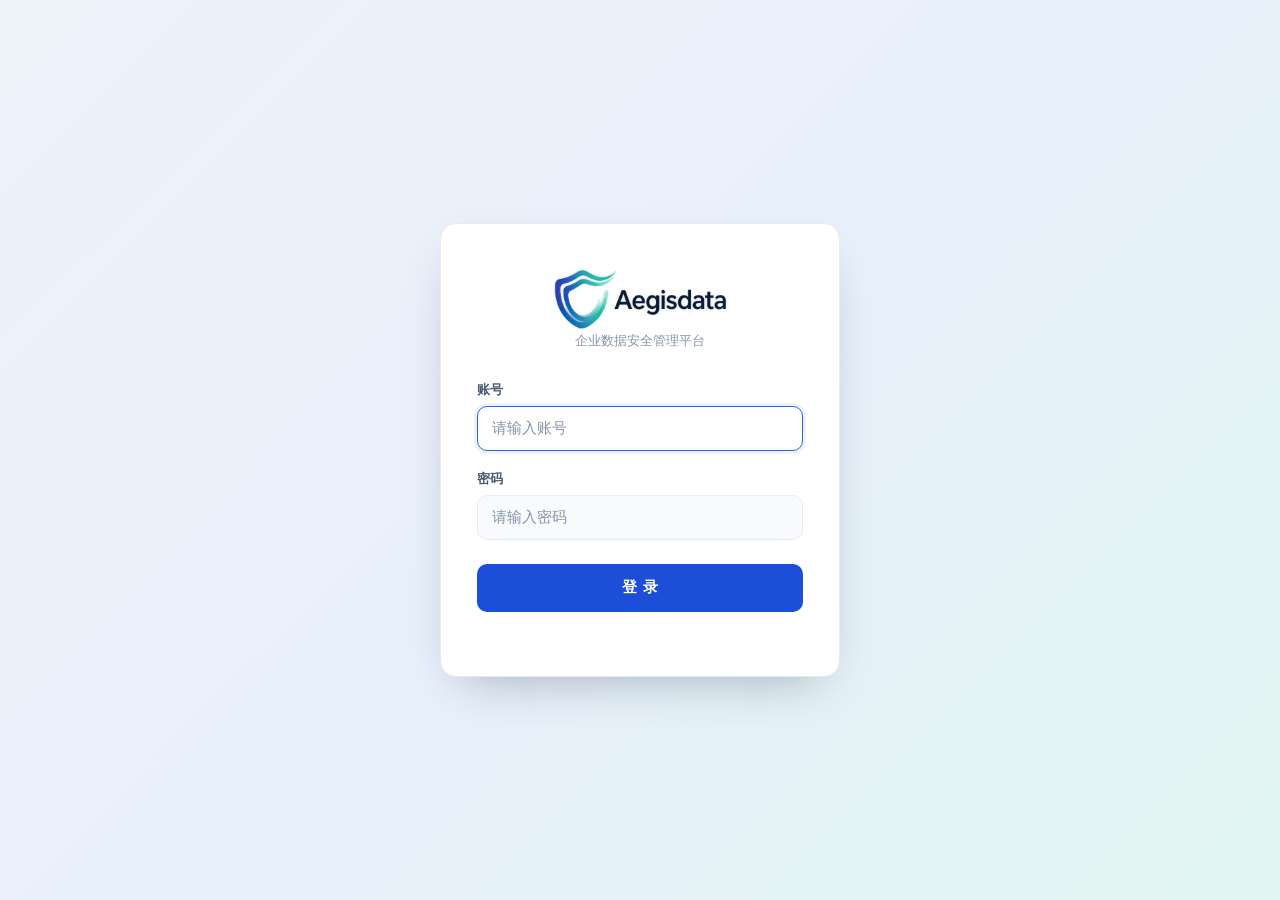
<file: login.html>
<!DOCTYPE html>
<html lang="zh-CN">
<head>
<meta charset="UTF-8">
<meta name="viewport" content="width=device-width, initial-scale=1">
<title>登录 · AegisData 企业数据安全管理平台</title>
<link rel="icon" type="image/png" href="/static/aegisdata-logo.png">
<link rel="stylesheet" href="/static/style.css">
<style>
  /* ── 登录页专属样式 ── */
  body.login-page {
    display: flex;
    align-items: center;
    justify-content: center;
    min-height: 100vh;
    background: linear-gradient(135deg, #eef2f9 0%, #e8f0fc 50%, #e0f5f0 100%);
  }

  .login-card {
    width: 400px;
    max-width: calc(100vw - 32px);
    background: var(--surface);
    border-radius: var(--r-xl);
    box-shadow: var(--shadow-lg);
    padding: 40px 36px 32px;
    border: 1px solid var(--line);
  }

  .login-card__logo {
    display: flex;
    align-items: center;
    justify-content: center;
    gap: 10px;
    margin-bottom: 0;
  }

  .login-card__logo img {
    width: 180px;
    height: auto;
    object-fit: contain;
  }

  .login-card__subtitle {
    text-align: center;
    color: var(--ink-3);
    font-size: 13px;
    margin-bottom: 28px;
  }

  .login-form__group {
    margin-bottom: 18px;
  }

  .login-form__label {
    display: block;
    font-size: 13px;
    font-weight: 600;
    color: var(--ink-2);
    margin-bottom: 6px;
  }

  .login-form__input {
    width: 100%;
    padding: 10px 14px;
    border: 1.5px solid var(--line);
    border-radius: var(--r);
    font-size: 15px;
    font-family: var(--font);
    color: var(--ink);
    background: var(--surface-soft);
    transition: border-color .15s, box-shadow .15s;
    box-sizing: border-box;
  }

  .login-form__input:focus {
    outline: none;
    border-color: var(--brand-2);
    box-shadow: 0 0 0 3px var(--brand-soft);
    background: var(--surface);
  }

  .login-form__input::placeholder {
    color: var(--ink-3);
  }

  .login-form__btn {
    width: 100%;
    padding: 12px;
    border: none;
    border-radius: var(--r);
    background: var(--brand);
    color: #fff;
    font-size: 15px;
    font-weight: 600;
    font-family: var(--font);
    cursor: pointer;
    transition: background .15s, transform .05s;
    margin-top: 6px;
  }

  .login-form__btn:hover {
    background: var(--brand-2);
  }

  .login-form__btn:active {
    transform: scale(.98);
  }

  .login-form__btn:disabled {
    opacity: .6;
    cursor: not-allowed;
  }

  .login-form__error {
    color: var(--deny);
    font-size: 13px;
    text-align: center;
    margin-top: 14px;
    min-height: 18px;
    display: flex;
    align-items: center;
    justify-content: center;
    gap: 6px;
  }
</style>
</head>
<body class="login-page" data-page="login">

<div class="login-card">
  <!-- Logo -->
  <div class="login-card__logo">
    <img src="/static/aegisdata-logo.png" alt="AegisData">
  </div>
  <p class="login-card__subtitle">企业数据安全管理平台</p>

  <!-- 登录表单 -->
  <form class="login-form" id="loginForm" autocomplete="off">
    <div class="login-form__group">
      <label class="login-form__label" for="account">账号</label>
      <input class="login-form__input" type="text" id="account" name="account"
             placeholder="请输入账号" autofocus>
    </div>
    <div class="login-form__group">
      <label class="login-form__label" for="password">密码</label>
      <input class="login-form__input" type="password" id="password" name="password"
             placeholder="请输入密码">
    </div>
    <button class="login-form__btn" type="submit" id="loginBtn">登 录</button>
    <p class="login-form__error" id="errorMsg"></p>
  </form>
</div>

<script>
(function () {
  "use strict";

  var form = document.getElementById("loginForm");
  var accountInput = document.getElementById("account");
  var passwordInput = document.getElementById("password");
  var loginBtn = document.getElementById("loginBtn");
  var errorMsg = document.getElementById("errorMsg");

  form.addEventListener("submit", function (e) {
    e.preventDefault();
    errorMsg.textContent = "";
    loginBtn.disabled = true;
    loginBtn.textContent = "登录中…";

    var account = accountInput.value.trim();
    var password = passwordInput.value;

    fetch("/api/login", {
      method: "POST",
      headers: { "Content-Type": "application/json" },
      body: JSON.stringify({ account: account, password: password })
    })
    .then(function (resp) { return resp.json(); })
    .then(function (data) {
      if (data.ok) {
        // 登录成功，跳转到控制台
        window.location.href = "/";
      } else {
        errorMsg.textContent = data.error || "登录失败";
        loginBtn.disabled = false;
        loginBtn.textContent = "登 录";
        passwordInput.value = "";
        passwordInput.focus();
      }
    })
    .catch(function () {
      errorMsg.textContent = "网络错误，请稍后重试";
      loginBtn.disabled = false;
      loginBtn.textContent = "登 录";
    });
  });
})();
</script>
</body>
</html>
</file>
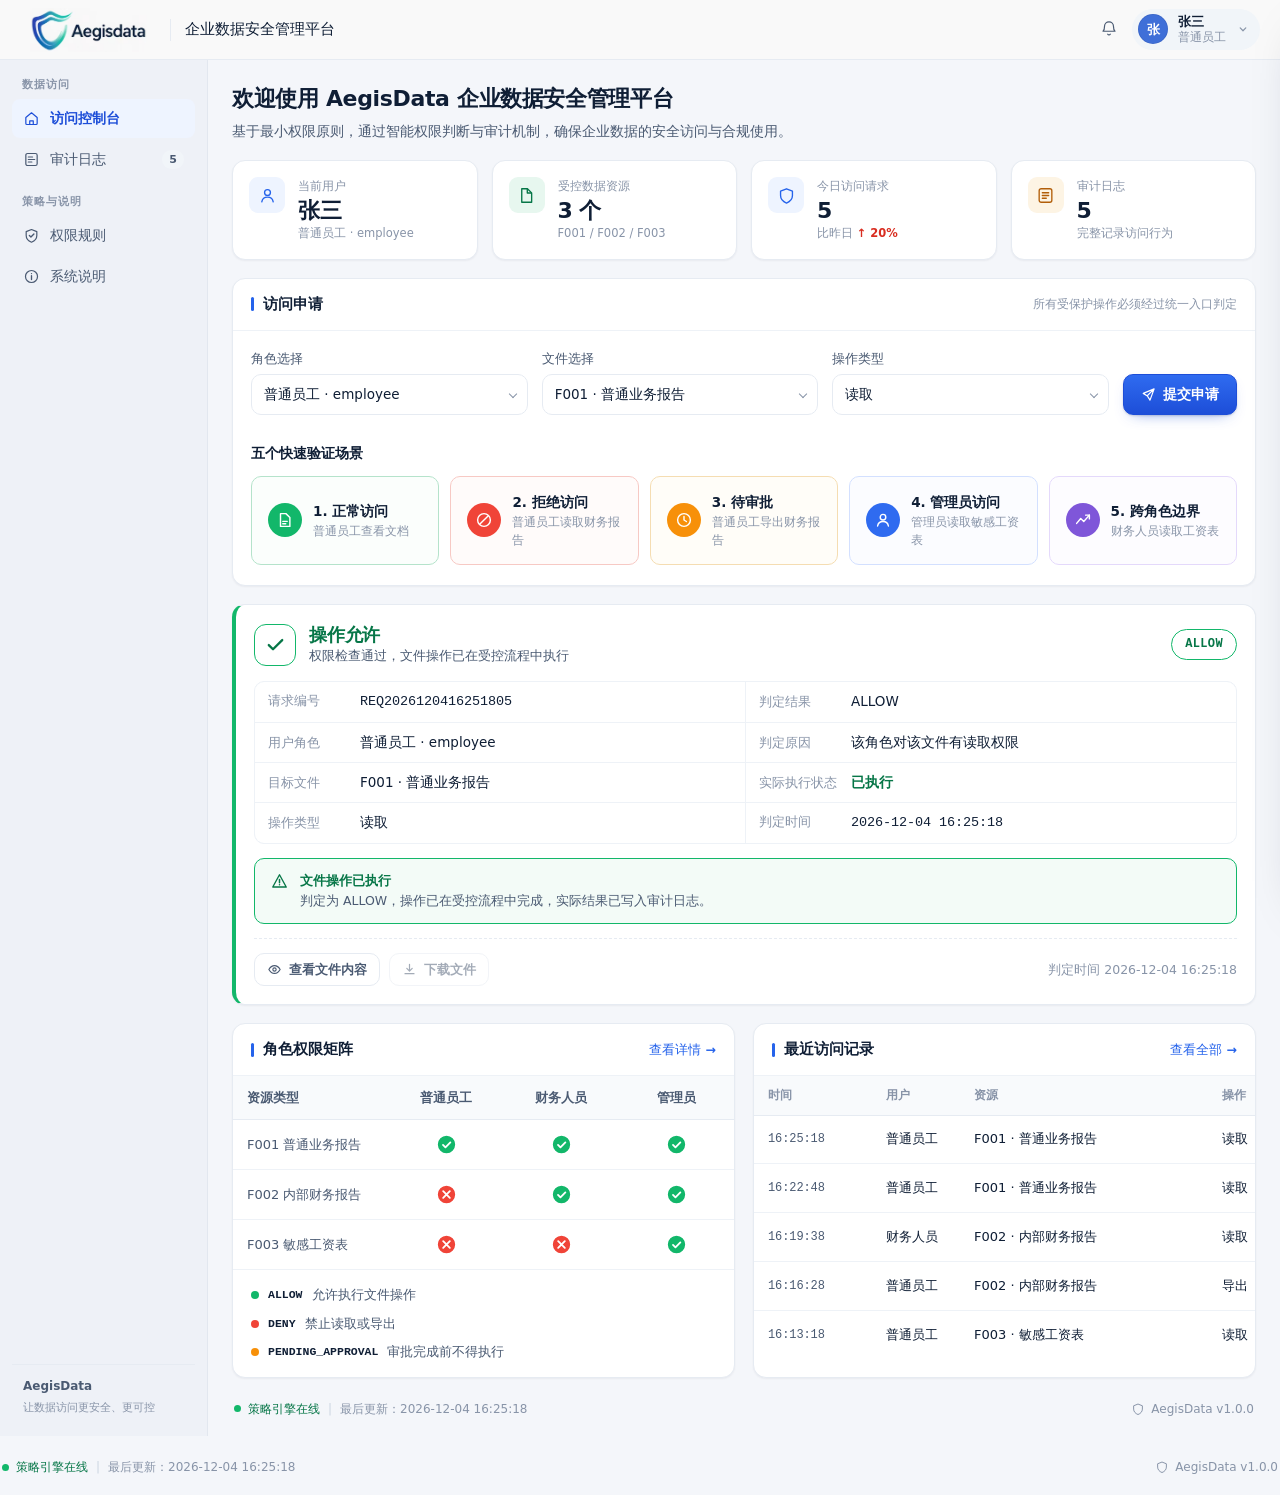
<file: 单文件版.html>
<!DOCTYPE html>
<html lang="zh-CN">
<head>
<meta charset="UTF-8">
<meta name="viewport" content="width=device-width, initial-scale=1">
<title>AegisData · 企业数据安全管理平台</title>
<link rel="icon" type="image/png" href="[data-uri]">
<style>
/* ══════════════════════════════════════════════════════════════
   AegisData · 企业数据安全管理平台
   第一阶段前端 · 浅色横向布局
   ══════════════════════════════════════════════════════════════ */

/* ── 设计令牌 ── */
:root {
  /* 中性色 */
  --bg:            #f4f6fa;
  --surface:       #ffffff;
  --surface-soft:  #f8fafc;
  --surface-hi:    #f1f5f9;
  --line:          #e6ebf2;
  --line-soft:     #eef2f7;

  /* 文字 */
  --ink:           #0f1e35;
  --ink-2:         #4a5a72;
  --ink-3:         #8894a8;

  /* 品牌 */
  --brand:         #1d4ed8;
  --brand-2:       #2563eb;
  --brand-soft:    #eef4ff;
  --brand-line:    #d3e0ff;

  /* 状态 */
  --allow:         #067647;
  --allow-bg:      #e7f7ef;
  --allow-line:    #b5e3cb;

  --deny:          #b42318;
  --deny-bg:       #fdecea;
  --deny-line:     #f7c9c4;

  --pending:       #b25e09;
  --pending-bg:    #fdf4e4;
  --pending-line:  #f5ddb2;

  /* 几何 */
  --r-sm: 7px;
  --r:    10px;
  --r-lg: 13px;
  --r-xl: 16px;

  --shadow-sm: 0 1px 2px rgba(16, 24, 40, .05);
  --shadow:    0 1px 3px rgba(16, 24, 40, .06), 0 8px 20px -12px rgba(16, 24, 40, .18);
  --shadow-lg: 0 20px 48px -22px rgba(16, 24, 40, .34);

  --font: "Inter", "Segoe UI Variable Text", "Segoe UI", system-ui,
          -apple-system, "PingFang SC", "Hiragino Sans GB",
          "Microsoft YaHei UI", "Noto Sans SC", sans-serif;
  --mono: "JetBrains Mono", "Cascadia Mono", ui-monospace, "SF Mono",
          Consolas, "Courier New", monospace;

  --sidebar-w: 208px;
  --topbar-h:  60px;
}

/* ── 基础 ── */
*, *::before, *::after { box-sizing: border-box; }

html { -webkit-text-size-adjust: 100%; }
html, body { max-width: 100%; overflow-x: hidden; }

body {
  margin: 0;
  min-height: 100vh;
  font-family: var(--font);
  font-size: 14px;
  line-height: 1.55;
  color: var(--ink);
  background: var(--bg);
  -webkit-font-smoothing: antialiased;
  text-rendering: optimizeLegibility;
}

/* 顶部栏与侧边栏在所有页面共用 */

h1, h2, h3, p, dl, dd, ol, ul, figure { margin: 0; }
ol, ul { padding: 0; list-style: none; }
b, strong { font-weight: 600; }
button, input, select { font: inherit; color: inherit; }
svg { display: block; }
a { color: inherit; text-decoration: none; }

.mono { font-family: var(--mono); font-size: 12.5px; letter-spacing: -.1px; }
.ta-c { text-align: center; }
.muted { color: var(--ink-3); }

.sr-only {
  position: absolute; width: 1px; height: 1px; padding: 0; margin: -1px;
  overflow: hidden; clip: rect(0 0 0 0); white-space: nowrap; border: 0;
}

:focus-visible { outline: 2px solid var(--brand-2); outline-offset: 2px; border-radius: 4px; }

/* ══════════ 顶部栏 ══════════ */
.top {
  position: sticky; top: 0; z-index: 30;
  height: var(--topbar-h);
  display: flex; align-items: center; gap: 14px;
  padding: 0 20px;
  color: var(--ink);
  background: #f9f9f9;
  border-bottom: 1px solid var(--line);
}

.top__brand { display: flex; align-items: center; gap: 0; flex: 0 0 auto; }
.top__logo { width: 136px; height: 44px; flex: 0 0 136px; display: block; background: #f9f9f9 url("[data-uri]") center / contain no-repeat; }
.top__logo img, .top__logo svg { display: none; }
.top__name { position: absolute; width: 1px; height: 1px; padding: 0; margin: -1px; overflow: hidden; clip: rect(0 0 0 0); white-space: nowrap; border: 0; }
.top__divider { width: 1px; height: 22px; background: var(--line); flex: 0 0 1px; }
.top__title {
  font-size: 14.5px; font-weight: 500; color: var(--ink);
  white-space: nowrap; overflow: hidden; text-overflow: ellipsis;
}

.top__right { margin-left: auto; display: flex; align-items: center; gap: 6px; min-width: 0; }

.top__user {
  display: flex; align-items: center; gap: 10px;
  padding: 5px 10px 5px 6px;
  border: 0; border-radius: 999px;
  background: var(--surface-hi);
  cursor: default;
  transition: background .15s;
}
.top__user:hover { background: var(--brand-soft); }
.top__avatar {
  width: 30px; height: 30px; flex: 0 0 30px;
  display: flex; align-items: center; justify-content: center;
  border-radius: 50%;
  color: #fff; font-size: 13px; font-weight: 600; line-height: 1;
  background: #3f6fd8;                  /* 纯色，避免渐变造成字被"切"的错觉 */
  border: 1px solid rgba(16, 24, 40, .08);
}
.top__who { display: flex; flex-direction: column; gap: 1px; min-width: 0; }
.top__user b { font-size: 13px; font-weight: 600; line-height: 1.2; color: var(--ink); white-space: nowrap; }
.top__user .top__who span { font-size: 11.5px; color: var(--ink-3); line-height: 1.2; white-space: nowrap; }
.top__chev { width: 14px; height: 14px; color: var(--ink-3); }

.iconbtn {
  width: 34px; height: 34px; flex: 0 0 34px;
  display: grid; place-items: center;
  border: 0; border-radius: 9px;
  background: transparent; color: var(--ink-2);
  cursor: pointer;
  transition: background .15s, color .15s;
}
.iconbtn:hover { background: var(--brand-soft); color: var(--brand); }
.iconbtn svg { width: 18px; height: 18px; }

/* ══════════ 布局 ══════════ */
.shell { display: flex; align-items: stretch; min-height: calc(100vh - var(--topbar-h)); }

.sidebar {
  width: var(--sidebar-w); flex: 0 0 var(--sidebar-w);
  display: flex; flex-direction: column; gap: 4px;
  padding: 14px 12px;
  background: #eef1f7;                 /* 比内容区略深、略灰，便于区分 */
  border-right: 1px solid #e2e7ef;
}

.nav { display: flex; flex-direction: column; gap: 2px; }
.nav__group {
  font-size: 10.5px; font-weight: 600; letter-spacing: .1em;
  text-transform: uppercase; color: var(--ink-3);
  padding: 0 10px; margin: 12px 0 5px;
}
.nav__group:first-child { margin-top: 2px; }

.nav__item {
  display: flex; align-items: center; gap: 10px;
  padding: 9px 11px;
  border-radius: 8px;
  font-size: 13.5px; font-weight: 500;
  color: var(--ink-2);
  transition: background .15s, color .15s;
}
.nav__item svg { width: 17px; height: 17px; flex: 0 0 17px; }
.nav__item:hover { background: var(--surface-hi); color: var(--ink); }
.nav__item.is-active { color: var(--brand); background: var(--brand-soft); font-weight: 600; }
.nav__count {
  margin-left: auto;
  font-style: normal; font-size: 11px; font-weight: 600;
  padding: 1px 7px; border-radius: 999px;
  color: var(--ink-2); background: var(--surface-hi);
}
.nav__item.is-active .nav__count { color: var(--brand); background: #fff; }

.sidebar__foot { margin-top: auto; padding: 12px 11px 6px; border-top: 1px solid var(--line); }
.sidebar__foot b { display: block; font-size: 12px; font-weight: 600; color: var(--ink-2); }
.sidebar__foot span { display: block; margin-top: 3px; font-size: 11px; color: var(--ink-3); line-height: 1.6; }

.main {
  flex: 1 1 auto; min-width: 0;
  display: flex; flex-direction: column;
  padding: 22px 24px 0;
}

.page { flex: 1 1 auto; min-width: 0; }
/* 单文件版：四个页面区块同在一个文档，由脚本明确切换 display */
body[data-single] .page { display: none; }
body[data-single] .page.is-shown { display: flex; flex-direction: column; flex: 1 1 auto; }

/* ── 欢迎区 ── */
.hero { margin-bottom: 18px; }
.hero h1 { font-size: 22px; font-weight: 650; letter-spacing: -.35px; }
.hero p { margin-top: 5px; font-size: 13.5px; color: var(--ink-2); max-width: 74ch; }

/* ══════════ 卡片 ══════════ */
.card {
  background: var(--surface);
  border: 1px solid var(--line);
  border-radius: var(--r-lg);
  box-shadow: var(--shadow-sm);
  overflow: hidden;
}

.card__head {
  display: flex; align-items: center; justify-content: space-between;
  gap: 14px; flex-wrap: wrap;
  min-height: 52px;
  padding: 0 18px;
  border-bottom: 1px solid var(--line-soft);
}
.card__head h2 {
  font-size: 14.5px; font-weight: 650; letter-spacing: -.1px;
  display: flex; align-items: center; gap: 9px; min-width: 0;
}
.card__head h2::before {
  content: ""; width: 3px; height: 14px; border-radius: 2px;
  background: var(--brand-2);
}
.hint { font-size: 12px; color: var(--ink-3); }
.card__tools { display: flex; align-items: center; gap: 8px; }
.card__link { font-size: 12.5px; font-weight: 550; color: var(--brand-2); white-space: nowrap; }
.card__link:hover { text-decoration: underline; }

/* ══════════ 统计卡 ══════════ */
.stats {
  display: grid;
  grid-template-columns: repeat(4, minmax(0, 1fr));
  gap: 14px;
  margin-bottom: 18px;
}
@media (max-width: 1080px) { .stats { grid-template-columns: repeat(2, minmax(0, 1fr)); } }
@media (max-width: 560px)  { .stats { grid-template-columns: minmax(0, 1fr); } }

.stat {
  display: flex; align-items: flex-start; gap: 13px;
  padding: 16px;
  background: var(--surface);
  border: 1px solid var(--line);
  border-radius: var(--r-lg);
  box-shadow: var(--shadow-sm);
}
.stat__ico {
  width: 36px; height: 36px; flex: 0 0 36px;
  display: grid; place-items: center;
  border-radius: 9px;
}
.stat__ico svg { width: 19px; height: 19px; }
.stat__ico--blue   { color: var(--brand-2); background: var(--brand-soft); }
.stat__ico--green  { color: var(--allow);   background: var(--allow-bg); }
.stat__ico--red    { color: var(--deny);    background: var(--deny-bg); }
.stat__ico--orange { color: var(--pending); background: var(--pending-bg); }

.stat__body { min-width: 0; }
.stat dt { font-size: 12px; color: var(--ink-3); }
.stat dd {
  margin: 2px 0 0;
  font-size: 22px; font-weight: 650; letter-spacing: -.5px;
  line-height: 1.2;
  font-variant-numeric: tabular-nums;
}
.stat__note { display: block; margin-top: 1px; font-size: 11.5px; color: var(--ink-3); }
.stat__trend { color: #d92d20; font-weight: 600; }

/* 审计页的统计条：横排紧凑，不撑破容器 */
.stat--row {
  display: block;
  padding: 14px 16px;
  overflow: hidden;
}
.stat--row dt { font-size: 12.5px; white-space: nowrap; }
.stat--row dd { font-size: 21px; margin-top: 3px; }
.stat--row .stat__note { white-space: nowrap; overflow: hidden; text-overflow: ellipsis; }

/* ══════════ 表单 ══════════ */
.form {
  display: grid;
  grid-template-columns: repeat(3, minmax(0, 1fr)) auto;
  gap: 14px;
  align-items: end;
  padding: 18px;
}
@media (max-width: 900px) { .form { grid-template-columns: minmax(0, 1fr); } }

.field { display: flex; flex-direction: column; gap: 6px; min-width: 0; }
.field label { font-size: 12.5px; font-weight: 500; color: var(--ink-2); }

.select { position: relative; }
.select::after {
  content: ""; position: absolute; right: 12px; top: 50%;
  width: 6px; height: 6px; margin-top: -4px;
  border-right: 1.6px solid var(--ink-3);
  border-bottom: 1.6px solid var(--ink-3);
  transform: rotate(45deg);
  pointer-events: none;
}
.select select {
  appearance: none; -webkit-appearance: none;
  width: 100%;
  padding: 9px 32px 9px 12px;
  border-radius: var(--r);
  border: 1px solid var(--line);
  background: var(--surface);
  font-size: 13.5px;
  cursor: pointer;
  transition: border-color .15s, box-shadow .15s;
}
.select select:hover { border-color: #cfd8e6; }
.select select:focus {
  outline: none;
  border-color: var(--brand-2);
  box-shadow: 0 0 0 3.5px rgba(37, 99, 235, .12);
}

/* ── 按钮 ── */
.btn {
  display: inline-flex; align-items: center; justify-content: center; gap: 7px;
  padding: 9px 17px;
  border-radius: var(--r);
  border: 1px solid transparent;
  font-size: 13.5px; font-weight: 600;
  cursor: pointer; white-space: nowrap;
  transition: background .15s, border-color .15s, color .15s, transform .08s, opacity .15s;
}
.btn svg { width: 15px; height: 15px; }
.btn:active { transform: translateY(1px); }

.btn--primary {
  color: #fff;
  background: linear-gradient(180deg, #2f6bf0, var(--brand));
  border-color: #1d4ed8;
  box-shadow: 0 1px 2px rgba(16, 24, 40, .14), 0 6px 16px -10px rgba(29, 78, 216, .8);
}
.btn--primary:hover { background: linear-gradient(180deg, #4079f3, #1e4fd8); }
.btn--primary[disabled] { opacity: .62; cursor: progress; }

.btn--ghost {
  color: var(--ink-2);
  background: var(--surface);
  border-color: var(--line);
}
.btn--ghost:hover:not([disabled]) { color: var(--brand); border-color: var(--brand-line); background: var(--brand-soft); }
.btn--ghost[disabled] { opacity: .5; cursor: not-allowed; }
.btn--sm { padding: 6px 12px; font-size: 12.5px; }

/* ══════════ 快速验证场景 ══════════ */
.scenes { padding: 4px 18px 20px; }
.scenes__title { font-size: 13.5px; font-weight: 650; margin: 6px 0 12px; }
.scenes__list {
  display: grid;
  grid-template-columns: repeat(5, minmax(0, 1fr));
  gap: 11px;
}
@media (max-width: 1180px) { .scenes__list { grid-template-columns: repeat(3, minmax(0, 1fr)); } }
@media (max-width: 760px)  { .scenes__list { grid-template-columns: repeat(2, minmax(0, 1fr)); } }
@media (max-width: 440px)  { .scenes__list { grid-template-columns: minmax(0, 1fr); } }

.scene {
  display: flex; align-items: center; gap: 11px;
  padding: 15px 16px;
  min-height: 64px;
  border-radius: var(--r);
  border: 1px solid var(--line);
  background: var(--surface);
  text-align: left; cursor: pointer;
  transition: border-color .15s, box-shadow .15s, transform .1s;
}
.scene:hover { box-shadow: var(--shadow); transform: translateY(-1px); }
.scene:active { transform: translateY(0); }
.scene__ico {
  width: 34px; height: 34px; flex: 0 0 34px;
  display: grid; place-items: center;
  border-radius: 50%; color: #fff;
}
.scene__ico svg { width: 18px; height: 18px; }
.scene__ico--green  { background: #12b76a; }
.scene__ico--red    { background: #f04438; }
.scene__ico--orange { background: #f79009; }
.scene__ico--blue   { background: #2f6bf0; }
.scene__ico--violet { background: #7f56d9; }
.scene__text { min-width: 0; }
.scene__text b { display: block; font-size: 13.5px; font-weight: 600; }
.scene__text span { display: block; font-size: 12px; color: var(--ink-3); line-height: 1.5; }
.scene.is-allow   { border-color: var(--allow-line);   background: #fbfefc; }
.scene.is-deny    { border-color: var(--deny-line);    background: #fffbfa; }
.scene.is-pending { border-color: var(--pending-line); background: #fffdf8; }
.scene.is-admin   { border-color: var(--brand-line);   background: #fbfcff; }
.scene.is-edge    { border-color: #e4d9fb;             background: #fdfcff; }

/* ══════════ 判定结果 ══════════ */
.result-wrap { margin-top: 18px; }

.card--result { position: relative; padding: 18px; border-left: 4px solid var(--accent-line, var(--allow-line)); }
.card--result.is-allow {
  --accent: var(--allow); --accent-bg: var(--allow-bg); --accent-line: #12b76a; --accent-soft: #f3fbf7;
}
.card--result.is-deny {
  --accent: var(--deny); --accent-bg: var(--deny-bg); --accent-line: #f04438; --accent-soft: #fef6f5;
}
.card--result.is-pending {
  --accent: var(--pending); --accent-bg: var(--pending-bg); --accent-line: #f79009; --accent-soft: #fffaf1;
}
.card--result.is-flash { animation: flash .5s ease-out; }
@keyframes flash {
  0%   { box-shadow: 0 0 0 0 rgba(37, 99, 235, .26); }
  100% { box-shadow: 0 0 0 14px transparent; }
}

.result__top {
  display: flex; align-items: center; justify-content: space-between;
  gap: 16px; flex-wrap: wrap; margin-bottom: 15px;
}
.verdict { display: flex; align-items: center; gap: 13px; min-width: 0; }
.verdict__icon {
  width: 42px; height: 42px; flex: 0 0 42px;
  display: grid; place-items: center;
  border-radius: 12px;
  color: var(--accent); background: #fff;
  border: 1px solid var(--accent-line);
}
.verdict__icon svg { width: 23px; height: 23px; }
.verdict__text b {
  display: block; font-size: 18px; font-weight: 650; letter-spacing: -.25px;
  color: var(--accent); line-height: 1.3;
}
.verdict__text span { display: block; font-size: 12.8px; color: var(--ink-2); }

.badge {
  padding: 5px 13px; border-radius: 999px;
  font-family: var(--mono); font-size: 12px; font-weight: 600; letter-spacing: .03em;
  color: var(--accent); background: #fff;
  border: 1px solid var(--accent-line);
}

.kv {
  display: grid;
  grid-template-columns: repeat(2, minmax(0, 1fr));
  gap: 1px;
  background: var(--line-soft);
  border: 1px solid var(--line-soft);
  border-radius: var(--r);
  overflow: hidden;
}
.kv > div { display: flex; align-items: baseline; gap: 12px; padding: 9px 13px; background: var(--surface); }
.kv dt { flex: 0 0 80px; font-size: 12.5px; color: var(--ink-3); }
.kv dd { flex: 1 1 auto; min-width: 0; font-size: 13.5px; font-weight: 500; overflow-wrap: anywhere; }
@media (max-width: 760px) { .kv { grid-template-columns: minmax(0, 1fr); } }

.proof {
  display: flex; align-items: flex-start; gap: 11px;
  margin-top: 14px; padding: 12px 15px;
  border-radius: var(--r);
  background: var(--accent-soft);
  border: 1px solid var(--accent-line);
}
.proof__icon { color: var(--accent); flex: 0 0 19px; margin-top: 1px; }
.proof__icon svg { width: 19px; height: 19px; }
.proof__text b { display: block; font-size: 13.2px; color: var(--accent); }
.proof__text span { display: block; font-size: 12.5px; color: var(--ink-2); }

.result__acts {
  display: flex; align-items: center; gap: 9px; flex-wrap: wrap;
  margin-top: 14px; padding-top: 14px;
  border-top: 1px dashed var(--line);
}
.result__note { font-size: 12.5px; color: var(--ink-3); margin-left: auto; }

/* ══════════ 两栏（等宽，保证底部对齐） ══════════ */
.cols {
  display: grid;
  grid-template-columns: minmax(0, 1fr) minmax(0, 1fr);
  gap: 18px;
  align-items: stretch;
  margin-top: 18px;
}
.cols > .card { display: flex; flex-direction: column; margin-top: 0; }
.cols > .card > .tablewrap,
.cols > .card > .matrix { flex: 1 1 auto; }
@media (max-width: 1080px) { .cols { grid-template-columns: minmax(0, 1fr); } }

/* ══════════ 表格 ══════════ */
.tablewrap { width: 100%; max-width: 100%; overflow-x: auto; }
.tablewrap > .table { min-width: 620px; }
.card--matrix .tablewrap > .table { min-width: 0; }

.table { width: 100%; border-collapse: collapse; table-layout: fixed; }
.table th {
  padding: 10px 14px;
  font-size: 12px; font-weight: 600; color: var(--ink-3);
  text-align: left; white-space: nowrap;
  background: var(--surface-soft);
  border-bottom: 1px solid var(--line);
}
.table td {
  padding: 11px 14px; font-size: 13px;
  border-bottom: 1px solid var(--line-soft);
  vertical-align: middle;
}
.table tbody tr:last-child td { border-bottom: 0; }
.table tbody tr { transition: background .13s; }
.table tbody tr:hover { background: #fafcff; }
.table tbody tr.is-new { animation: rowin .5s ease-out; }
@keyframes rowin { from { background: #eaf2ff; } to { background: transparent; } }
.table td.c-time { font-size: 12px; white-space: nowrap; color: var(--ink-2); }
.table td.c-user { white-space: nowrap; }
.table td.c-res  { white-space: nowrap; overflow: hidden; text-overflow: ellipsis; }
.table .reason { color: var(--ink-2); overflow: hidden; text-overflow: ellipsis; white-space: nowrap; }

.tag {
  display: inline-block; padding: 3px 10px;
  border-radius: 999px;
  font-size: 11.5px; font-weight: 600; white-space: nowrap;
}
.tag--allow   { color: var(--allow);   background: var(--allow-bg);   border: 1px solid var(--allow-line); }
.tag--deny    { color: var(--deny);    background: var(--deny-bg);    border: 1px solid var(--deny-line); }
.tag--pending { color: var(--pending); background: var(--pending-bg); border: 1px solid var(--pending-line); }

.tag-code {
  display: inline-block; padding: 2px 8px; border-radius: 6px;
  font-family: var(--mono); font-size: 11.5px;
  color: var(--ink-2); background: var(--surface-soft);
  border: 1px solid var(--line);
}

.exec { display: inline-flex; align-items: center; gap: 6px; font-size: 12.5px; font-weight: 550; white-space: nowrap; }
.exec svg { width: 15px; height: 15px; }
.exec--yes { color: var(--allow); }
.exec--no  { color: var(--ink-3); }

.empty { padding: 32px 18px; text-align: center; font-size: 13px; color: var(--ink-3); }

/* ══════════ 权限矩阵（对勾/叉，与右侧记录表等高对齐） ══════════ */
.matrix { padding: 0; display: flex; flex-direction: column; }
.matrix__row {
  display: grid;
  grid-template-columns: minmax(112px, 1.35fr) repeat(3, minmax(0, 1fr));
  align-items: stretch;
  flex: 1 1 auto;
}
.matrix__row--head { flex: 0 0 auto; }
.matrix__row--head span {
  display: flex; align-items: center; justify-content: center;
  font-size: 12.5px; font-weight: 600; color: var(--ink-2);
  padding: 12px 14px;
  min-height: 44px;
  background: var(--surface-soft);
  border-bottom: 1px solid var(--line);
}
.matrix__row--head span:first-child { justify-content: flex-start; }
.matrix__row:not(.matrix__row--head) > span {
  display: flex; align-items: center; justify-content: center;
  padding: 14px;
  font-size: 13px; color: var(--ink);
  border-bottom: 1px solid var(--line-soft);
}
.matrix__row:not(.matrix__row--head) > span:first-child {
  justify-content: flex-start;
  font-weight: 500; color: var(--ink-2);
}
.matrix__row:last-child > span { border-bottom: 0; }

.mk { display: inline-grid; place-items: center; }
.mk svg { width: 21px; height: 21px; }
/* 正确 = 绿色实心，错误 = 红色实心（含白色符号，圆内填充） */
.mk--yes svg circle { fill: #12b76a; stroke: #12b76a; }
.mk--yes svg path   { stroke: #ffffff; }
.mk--no  svg circle { fill: #f04438; stroke: #f04438; }
.mk--no  svg path   { stroke: #ffffff; }

@media (max-width: 620px) {
  .matrix__row { grid-template-columns: minmax(92px, 1.2fr) repeat(3, minmax(0, 1fr)); }
  .matrix__row--head span { padding: 10px 6px; font-size: 11.5px; min-height: 40px; }
  .matrix__row:not(.matrix__row--head) > span { padding: 12px 6px; font-size: 11.5px; }
  .mk svg { width: 17px; height: 17px; }
}

/* ══════════ 侧栏小卡 ══════════ */
.legend { display: flex; flex-direction: column; gap: 9px; padding: 15px 18px; }
.legend li { display: flex; align-items: center; gap: 9px; font-size: 12.5px; color: var(--ink-2); }
.legend b { font-family: var(--mono); font-size: 11.5px; color: var(--ink); }
.dot { width: 8px; height: 8px; flex: 0 0 8px; border-radius: 50%; }
.dot--allow   { background: #12b76a; }
.dot--deny    { background: #f04438; }
.dot--pending { background: #f79009; }

.notes { counter-reset: n; display: flex; flex-direction: column; gap: 11px; padding: 16px 18px; }
.notes li { counter-increment: n; position: relative; padding-left: 28px; font-size: 12.8px; color: var(--ink-2); }
.notes li::before {
  content: counter(n);
  position: absolute; left: 0; top: 1px;
  width: 18px; height: 18px;
  display: grid; place-items: center;
  border-radius: 50%;
  font-size: 11px; font-weight: 650;
  color: var(--brand); background: var(--brand-soft);
}
.notes strong { color: var(--ink); font-weight: 600; }
.notes code {
  font-family: var(--mono); font-size: 11.5px;
  padding: 1px 6px; border-radius: 5px;
  color: #334155; background: var(--surface-soft);
  border: 1px solid var(--line);
}

/* ══════════ 页脚 ══════════ */
.foot {
  display: flex; align-items: center; flex-wrap: wrap;
  gap: 8px 14px;
  margin-top: auto;
  padding: 22px 2px 18px;
  font-size: 12px; color: var(--ink-3);
}
.foot__ver { margin-left: auto; }
.foot__left { display: flex; align-items: center; gap: 8px; flex-wrap: wrap; min-width: 0; }
.foot__status { display: inline-flex; align-items: center; gap: 7px; color: var(--allow); white-space: nowrap; }
.foot__pulse {
  width: 7px; height: 7px; border-radius: 50%; background: #12b76a;
  box-shadow: 0 0 0 0 rgba(18, 183, 106, .5);
  animation: pulse 2.4s ease-out infinite;
}
@keyframes pulse {
  0%   { box-shadow: 0 0 0 0 rgba(18, 183, 106, .45); }
  70%  { box-shadow: 0 0 0 8px rgba(18, 183, 106, 0); }
  100% { box-shadow: 0 0 0 0 rgba(18, 183, 106, 0); }
}
.foot__sep { color: #cbd5e1; }
.foot__ver { display: inline-flex; align-items: center; gap: 6px; white-space: nowrap; flex: 0 0 auto; }
.foot__ver svg { width: 14px; height: 14px; }

/* ══════════ 通用工具类 ══════════ */
.stack { display: flex; flex-direction: column; gap: 18px; }
.mt-18 { margin-top: 18px; }

.crumbs { display: flex; align-items: center; gap: 8px; font-size: 12px; color: var(--ink-3); margin-bottom: 8px; }
.crumbs b { color: var(--ink-2); font-weight: 550; }
.crumbs .sep { color: #cbd5e1; }

.filters {
  display: flex; align-items: center; gap: 10px; flex-wrap: wrap;
  padding: 13px 18px;
  border-bottom: 1px solid var(--line-soft);
  background: var(--surface-soft);
}
.filters__label { font-size: 12px; color: var(--ink-3); }
.filters__grow { flex: 1 1 auto; }

.seg { display: inline-flex; gap: 2px; padding: 3px; border-radius: 9px; background: #eaeff6; }
.seg__btn {
  padding: 5px 12px; border: 0; border-radius: 7px;
  background: transparent;
  font-size: 12.5px; font-weight: 550; color: var(--ink-2);
  cursor: pointer;
  transition: background .14s, color .14s, box-shadow .14s;
}
.seg__btn:hover { color: var(--ink); }
.seg__btn[aria-pressed="true"] { color: var(--brand); background: #fff; box-shadow: 0 1px 2px rgba(16, 24, 40, .12); }

.search {
  display: flex; align-items: center; gap: 7px;
  padding: 7px 12px;
  border-radius: var(--r);
  background: var(--surface);
  border: 1px solid var(--line);
  transition: border-color .15s, box-shadow .15s;
}
.search:focus-within { border-color: var(--brand-2); box-shadow: 0 0 0 3.5px rgba(37, 99, 235, .12); }
.search svg { width: 15px; height: 15px; color: var(--ink-3); }
.search input { width: 185px; border: 0; background: none; outline: none; font-size: 13px; }
.search input::placeholder { color: var(--ink-3); }
.filters .search input { width: 220px; }

.table tbody tr.is-row { cursor: pointer; }
.table tbody tr.is-row[aria-selected="true"] {
  background: var(--brand-soft);
  box-shadow: inset 3px 0 0 var(--brand-2);
}

.page .card + .card { margin-top: 18px; }
.page .cols > .card + .card { margin-top: 0; }

/* ══════════ 详情抽屉 ══════════ */
.drawer {
  position: fixed; inset: 0 0 0 auto;
  width: 400px; max-width: 92vw;
  display: flex; flex-direction: column;
  background: var(--surface);
  border-left: 1px solid var(--line);
  box-shadow: var(--shadow-lg);
  transform: translateX(102%);
  transition: transform .26s cubic-bezier(.32, .72, 0, 1);
  z-index: 60;
}
.drawer.is-open { transform: translateX(0); }
.drawer__head {
  display: flex; align-items: flex-start; justify-content: space-between;
  gap: 14px; padding: 16px 18px;
  border-bottom: 1px solid var(--line-soft);
}
.drawer__head h3 { font-size: 14.5px; font-weight: 650; }
.drawer__head p { font-size: 12px; color: var(--ink-3); margin-top: 3px; }
.drawer__body { flex: 1 1 auto; overflow-y: auto; padding: 16px 18px 24px; }
.drawer__body section + section { margin-top: 20px; }
.drawer__body h4 {
  font-size: 11.5px; font-weight: 600; letter-spacing: .06em;
  text-transform: uppercase; color: var(--ink-3); margin-bottom: 9px;
}
.drawer__foot { padding: 13px 18px; border-top: 1px solid var(--line-soft); background: var(--surface-soft); }
.drawer__foot p { font-size: 11.8px; color: var(--ink-3); line-height: 1.6; }

.xbtn {
  width: 30px; height: 30px; flex: 0 0 30px;
  display: grid; place-items: center;
  border-radius: 8px; border: 1px solid var(--line);
  background: var(--surface); color: var(--ink-3);
  cursor: pointer; transition: all .15s;
}
.xbtn:hover { color: var(--deny); border-color: var(--deny-line); background: var(--deny-bg); }
.xbtn svg { width: 15px; height: 15px; }

.scrim {
  position: fixed; inset: 0;
  background: rgba(15, 30, 53, .38);
  opacity: 0; visibility: hidden;
  transition: opacity .26s, visibility .26s;
  z-index: 59;
}
.scrim.is-open { opacity: 1; visibility: visible; }

.dl { display: flex; flex-direction: column; gap: 1px; background: var(--line-soft); border: 1px solid var(--line-soft); border-radius: var(--r); overflow: hidden; }
.dl__row { display: flex; align-items: baseline; gap: 12px; padding: 8px 12px; background: var(--surface); }
.dl__row dt { flex: 0 0 90px; font-size: 12.5px; color: var(--ink-3); }
.dl__row dd { flex: 1 1 auto; min-width: 0; font-size: 13px; font-weight: 500; overflow-wrap: anywhere; }

/* ══════════ 轻提示 ══════════ */
.toast {
  position: fixed; left: 50%; bottom: 26px;
  transform: translate(-50%, 16px);
  display: flex; align-items: center; gap: 9px;
  padding: 11px 17px;
  border-radius: 999px;
  background: #101828; color: #fff;
  font-size: 13px;
  box-shadow: var(--shadow-lg);
  opacity: 0; visibility: hidden;
  transition: opacity .22s, transform .22s, visibility .22s;
  z-index: 80;
}
.toast.is-show { opacity: 1; visibility: visible; transform: translate(-50%, 0); }
.toast svg { width: 16px; height: 16px; flex: 0 0 16px; color: #4ade80; }
.toast.is-deny svg { color: #fda29b; }
.toast.is-pending svg { color: #fec84b; }

/* ══════════ 路线图 / 文档列表 ══════════ */
.roadmap { display: flex; flex-direction: column; padding: 2px 18px 18px; }
.phase { position: relative; padding: 15px 0 15px 28px; border-left: 2px solid var(--line); }
.phase:last-child { border-left-color: transparent; }
.phase::before {
  content: ""; position: absolute; left: -7px; top: 21px;
  width: 12px; height: 12px; border-radius: 50%;
  background: #fff; border: 2.5px solid #cbd5e1;
}
.phase--now::before { background: var(--brand-2); border-color: var(--brand-2); box-shadow: 0 0 0 4px rgba(37, 99, 235, .15); }
.phase__no { font-family: var(--mono); font-size: 11px; font-weight: 600; color: var(--ink-3); }
.phase h4 { font-size: 13.8px; font-weight: 650; margin: 3px 0 5px; }
.phase--now h4 { color: var(--brand); }
.phase p { font-size: 12.8px; color: var(--ink-2); }
.phase__tags { display: flex; gap: 6px; flex-wrap: wrap; margin-top: 9px; }
.chipx {
  display: inline-block; padding: 2.5px 9px; border-radius: 999px;
  font-size: 11.5px; font-weight: 550;
  color: var(--ink-2); background: var(--surface-soft);
  border: 1px solid var(--line);
}

.doclist { display: flex; flex-direction: column; }
.doclist__item { display: flex; align-items: flex-start; gap: 12px; padding: 12px 18px; border-bottom: 1px solid var(--line-soft); }
.doclist__item:last-child { border-bottom: 0; }
.doclist__ico {
  width: 32px; height: 32px; flex: 0 0 32px;
  display: grid; place-items: center;
  border-radius: 9px;
  color: var(--brand); background: var(--brand-soft);
}
.doclist__ico svg { width: 16px; height: 16px; }
.doclist__item b { display: block; font-size: 13px; }
.doclist__item span { display: block; font-size: 12px; color: var(--ink-3); }
.doclist__item .mono { font-size: 11.5px; color: var(--ink-2); }

.tbl-code { font-family: var(--mono); font-size: 12px; color: var(--ink-2); }
.table td .mono, .table td code { overflow-wrap: anywhere; word-break: break-word; }

.code {
  margin: 0; padding: 15px 17px;
  border-radius: var(--r);
  background: #0f1c33;
  border: 1px solid #1e2f4d;
  color: #cbd8ee;
  font-family: var(--mono);
  font-size: 12.2px; line-height: 1.75;
  overflow-x: auto; tab-size: 2;
}
.code .k { color: #7dd3fc; }
.code .s { color: #a5e6a5; }
.code .c { color: #6b7f9e; }
.code .f { color: #fcd34d; }
.code-note { padding: 10px 18px 16px; font-size: 11.8px; color: var(--ink-3); }

.disclaimer {
  padding: 13px 18px 16px;
  font-size: 11.8px; line-height: 1.6; color: var(--ink-3);
  background: var(--surface-soft);
}

/* ══════════ 响应式 ══════════ */
@media (max-width: 900px) {
  .shell { flex-direction: column; }
  .sidebar {
    width: auto; flex: 0 0 auto;
    flex-direction: row; align-items: center;
    gap: 4px; padding: 8px 12px;
    overflow-x: auto;
    border-right: 0; border-bottom: 1px solid var(--line);
  }
  .nav { flex-direction: row; gap: 2px; }
  .nav__group { display: none; }
  .nav__item span { display: none; }
  .nav__item { padding: 9px; }
  .nav__count { display: none; }
  .sidebar__foot { display: none; }
  .main { padding: 18px 16px 0; }
}

@media (max-width: 620px) {
  .top { padding: 0 14px; gap: 10px; }
  .top__name { font-size: 16.5px; }
  .top__divider, .top__title { display: none; }
  .top__user span { display: none; }
  .hero h1 { font-size: 19px; }
  .form { padding: 15px; }
  .scenes { padding: 4px 15px 16px; }
  .card__head { padding: 13px 15px; }
  /* 窄屏统计卡更紧凑，避免一屏只放一张 */
  .stats { gap: 10px; }
  .stat { padding: 12px 13px; gap: 10px; align-items: center; }
  .stat__ico { width: 32px; height: 32px; flex: 0 0 32px; }
  .stat__ico svg { width: 17px; height: 17px; }
  .stat dd { font-size: 19px; }
  .scene { padding: 12px 13px; min-height: 58px; }
  .matrix__row--head span { min-height: 38px; }
}

@media (max-width: 520px) { .drawer { width: 100%; } }

@media (prefers-reduced-motion: reduce) {
  *, *::before, *::after { animation: none !important; transition: none !important; }
}

</style>
</head>
<body data-page="console" data-single="1" class="single">

<header class="top">
  <a class="top__brand" href="#console">
                    <span class="top__logo" aria-hidden="true">
      <svg xmlns="http://www.w3.org/2000/svg" viewBox="0 0 200 200" width="200" height="200" role="img" aria-label="AegisData">
  <defs>
    <linearGradient id="adg" x1="0%" y1="10%" x2="88%" y2="100%">
      <stop offset="0%"   stop-color="#2b3f9e"/>
      <stop offset="28%"  stop-color="#2f6cc0"/>
      <stop offset="60%"  stop-color="#37a3c9"/>
      <stop offset="100%" stop-color="#4ad2c0"/>
    </linearGradient>
    <linearGradient id="adl" x1="10%" y1="0%" x2="90%" y2="100%">
      <stop offset="0%"   stop-color="#6fa8ec"/>
      <stop offset="100%" stop-color="#93f0dd"/>
    </linearGradient>
  </defs>

  
  <path fill="none" stroke="url(#adg)" stroke-width="20"
        stroke-linecap="round" stroke-linejoin="round"
        d="M64 44
           C86 20 110 18 128 32
           C146 46 162 50 178 46
           L193 43
           L172 58
           C154 68 138 64 124 52
           C104 36 84 46 76 68
           Q60 106 76 138
           Q92 168 118 178
           Q148 166 156 138
           Q166 106 152 80"/>

  
  <path fill="none" stroke="url(#adl)" stroke-opacity=".68" stroke-width="9"
        stroke-linecap="round" stroke-linejoin="round"
        d="M82 64
           Q66 102 80 134
           Q94 160 116 168
           Q140 158 146 132
           Q154 104 142 84"/>
</svg>
    </span>
    <span class="top__name">AegisData</span>
  </a>
  <span class="top__divider"></span>
  <span class="top__title">企业数据安全管理平台</span>

  <div class="top__right">
    <button class="iconbtn" type="button" aria-label="通知">
      <svg viewBox="0 0 24 24" fill="none">
        <path d="M18 8.5a6 6 0 1 0-12 0c0 5-2 6.5-2 6.5h16s-2-1.5-2-6.5Z" stroke="currentColor" stroke-width="1.6" stroke-linejoin="round"/>
        <path d="M13.7 19a2 2 0 0 1-3.4 0" stroke="currentColor" stroke-width="1.6" stroke-linecap="round"/>
      </svg>
    </button>
    <span class="top__user">
      <span class="top__avatar">张</span>
      <span class="top__who">
        <b>张三</b>
        <span>普通员工</span>
      </span>
      <svg class="top__chev" viewBox="0 0 20 20" fill="none">
        <path d="M6 8.5l4 4 4-4" stroke="currentColor" stroke-width="1.7" stroke-linecap="round" stroke-linejoin="round"/>
      </svg>
    </span>
  </div>
</header>

<div class="shell">

<aside class="sidebar">
    <nav class="nav" aria-label="主导航">
      <p class="nav__group">数据访问</p>
      <a class="nav__item" href="#console" data-nav="console">
        <svg viewBox="0 0 24 24" fill="none" aria-hidden="true">
          <path d="M4 10.5 12 4l8 6.5V19a1.5 1.5 0 0 1-1.5 1.5h-13A1.5 1.5 0 0 1 4 19v-8.5Z" stroke="currentColor" stroke-width="1.7" stroke-linejoin="round"/>
          <path d="M9.5 20.5v-5.2h5v5.2" stroke="currentColor" stroke-width="1.7" stroke-linejoin="round"/>
        </svg>
        <span>访问控制台</span>
      </a>
      <a class="nav__item" href="#audit" data-nav="audit">
        <svg viewBox="0 0 24 24" fill="none" aria-hidden="true">
          <rect x="4" y="3.5" width="16" height="17" rx="2.5" stroke="currentColor" stroke-width="1.7"/>
          <path d="M7.5 8.5h6M7.5 12h9M7.5 15.5h5" stroke="currentColor" stroke-width="1.7" stroke-linecap="round"/>
        </svg>
        <span>审计日志</span>
        <i class="nav__count" id="navCount">0</i>
      </a>

      <p class="nav__group">策略与说明</p>
      <a class="nav__item" href="#rules" data-nav="rules">
        <svg viewBox="0 0 24 24" fill="none" aria-hidden="true">
          <path d="M12 3.5l7.5 3v5.6c0 4.3-3 7.7-7.5 9.4-4.5-1.7-7.5-5.1-7.5-9.4V6.5l7.5-3Z" stroke="currentColor" stroke-width="1.7" stroke-linejoin="round"/>
          <path d="M9 12l2.2 2.2L15.4 10" stroke="currentColor" stroke-width="1.9" stroke-linecap="round" stroke-linejoin="round"/>
        </svg>
        <span>权限规则</span>
      </a>
      <a class="nav__item" href="#about" data-nav="about">
        <svg viewBox="0 0 24 24" fill="none" aria-hidden="true">
          <circle cx="12" cy="12" r="8.5" stroke="currentColor" stroke-width="1.7"/>
          <path d="M12 11v5.2M12 7.9h.01" stroke="currentColor" stroke-width="1.9" stroke-linecap="round"/>
        </svg>
        <span>系统说明</span>
      </a>
    </nav>

    <div class="sidebar__foot">
      <b>AegisData</b>
      <span>让数据访问更安全、更可控</span>
    </div>
  </aside>

  <div class="main">
    <div class="page page--console is-shown" id="console">


    <section class="hero">
      <h1>欢迎使用 AegisData 企业数据安全管理平台</h1>
      <p>基于最小权限原则，通过智能权限判断与审计机制，确保企业数据的安全访问与合规使用。</p>
    </section>

    <!-- 统计概览 -->
    <section class="stats" aria-label="概览">
      <dl class="stat">
        <span class="stat__ico stat__ico--blue">
          <svg viewBox="0 0 24 24" fill="none">
            <circle cx="12" cy="8.2" r="3.7" stroke="currentColor" stroke-width="1.7"/>
            <path d="M4.8 20c.6-3.6 3.6-6 7.2-6s6.6 2.4 7.2 6" stroke="currentColor" stroke-width="1.7" stroke-linecap="round"/>
          </svg>
        </span>
        <span class="stat__body">
          <dt>当前用户</dt>
          <dd>张三</dd>
          <span class="stat__note">普通员工 · employee</span>
        </span>
      </dl>

      <dl class="stat">
        <span class="stat__ico stat__ico--green">
          <svg viewBox="0 0 24 24" fill="none">
            <path d="M6 3.5h7.2L18.5 8.7V20.5H6V3.5Z" stroke="currentColor" stroke-width="1.7" stroke-linejoin="round"/>
            <path d="M13 3.5v5.4h5.3" stroke="currentColor" stroke-width="1.7" stroke-linejoin="round"/>
          </svg>
        </span>
        <span class="stat__body">
          <dt>受控数据资源</dt>
          <dd>3 个</dd>
          <span class="stat__note">F001 / F002 / F003</span>
        </span>
      </dl>

      <dl class="stat">
        <span class="stat__ico stat__ico--blue">
          <svg viewBox="0 0 24 24" fill="none">
            <path d="M12 3.5l7.5 3v5.6c0 4.3-3 7.7-7.5 9.4-4.5-1.7-7.5-5.1-7.5-9.4V6.5l7.5-3Z" stroke="currentColor" stroke-width="1.7" stroke-linejoin="round"/>
          </svg>
        </span>
        <span class="stat__body">
          <dt>今日访问请求</dt>
          <dd id="statToday">0</dd>
          <span class="stat__note">比昨日 <span class="stat__trend">↑ 20%</span></span>
        </span>
      </dl>

      <dl class="stat">
        <span class="stat__ico stat__ico--orange">
          <svg viewBox="0 0 24 24" fill="none">
            <rect x="4" y="3.5" width="16" height="17" rx="2.5" stroke="currentColor" stroke-width="1.7"/>
            <path d="M8 8.5h8M8 12h8M8 15.5h5" stroke="currentColor" stroke-width="1.7" stroke-linecap="round"/>
          </svg>
        </span>
        <span class="stat__body">
          <dt>审计日志</dt>
          <dd id="statLogs">0</dd>
          <span class="stat__note">完整记录访问行为</span>
        </span>
      </dl>
    </section>

    <!-- 访问申请 -->
    <section class="card" id="request">
      <div class="card__head">
        <h2>访问申请</h2>
        <span class="hint">所有受保护操作必须经过统一入口判定</span>
      </div>

      <form class="form" id="requestForm" autocomplete="off">
        <div class="field">
          <label for="role">角色选择</label>
          <div class="select">
            <select id="role" name="user_role">
              <option value="employee">普通员工 · employee</option>
              <option value="finance">财务人员 · finance</option>
              <option value="admin">管理员 · admin</option>
            </select>
          </div>
        </div>

        <div class="field">
          <label for="file">文件选择</label>
          <div class="select">
            <select id="file" name="file_id">
              <option value="F001">F001 · 普通业务报告</option>
              <option value="F002">F002 · 内部财务报告</option>
              <option value="F003">F003 · 敏感工资表</option>
            </select>
          </div>
        </div>

        <div class="field">
          <label for="action">操作类型</label>
          <div class="select">
            <select id="action" name="action">
              <option value="read">读取</option>
              <option value="export">导出</option>
            </select>
          </div>
        </div>

        <button class="btn btn--primary" type="submit" id="submitBtn">
          <svg viewBox="0 0 20 20" fill="none" aria-hidden="true">
            <path d="M17.5 2.5 8 12M17.5 2.5 12 17.5l-3.5-5.5-5.5-3.5 14.5-6Z" stroke="currentColor"
                  stroke-width="1.6" stroke-linejoin="round"/>
          </svg>
          <span>提交申请</span>
        </button>
      </form>

      <!-- 快速验证场景 -->
      <div class="scenes">
        <p class="scenes__title">五个快速验证场景</p>
        <div class="scenes__list">
          <button class="scene is-allow" type="button" data-r="employee" data-f="F001" data-a="read">
            <span class="scene__ico scene__ico--green">
              <svg viewBox="0 0 24 24" fill="none">
                <path d="M6 3.5h7.2L18.5 8.7V20.5H6V3.5Z" stroke="currentColor" stroke-width="1.9" stroke-linejoin="round"/>
                <path d="M9 13.8h6M9 17h4" stroke="currentColor" stroke-width="1.9" stroke-linecap="round"/>
              </svg>
            </span>
            <span class="scene__text">
              <b>1. 正常访问</b>
              <span>普通员工查看文档</span>
            </span>
          </button>

          <button class="scene is-deny" type="button" data-r="employee" data-f="F002" data-a="read">
            <span class="scene__ico scene__ico--red">
              <svg viewBox="0 0 24 24" fill="none">
                <circle cx="12" cy="12" r="8.5" stroke="currentColor" stroke-width="1.9"/>
                <path d="M6.6 17.4 17.4 6.6" stroke="currentColor" stroke-width="1.9" stroke-linecap="round"/>
              </svg>
            </span>
            <span class="scene__text">
              <b>2. 拒绝访问</b>
              <span>普通员工读取财务报告</span>
            </span>
          </button>

          <button class="scene is-pending" type="button" data-r="employee" data-f="F002" data-a="export">
            <span class="scene__ico scene__ico--orange">
              <svg viewBox="0 0 24 24" fill="none">
                <circle cx="12" cy="12" r="8.5" stroke="currentColor" stroke-width="1.9"/>
                <path d="M12 7.4V12l3.2 2" stroke="currentColor" stroke-width="1.9" stroke-linecap="round" stroke-linejoin="round"/>
              </svg>
            </span>
            <span class="scene__text">
              <b>3. 待审批</b>
              <span>普通员工导出财务报告</span>
            </span>
          </button>

          <button class="scene is-admin" type="button" data-r="admin" data-f="F003" data-a="read">
            <span class="scene__ico scene__ico--blue">
              <svg viewBox="0 0 24 24" fill="none">
                <circle cx="12" cy="8.2" r="3.7" stroke="currentColor" stroke-width="1.9"/>
                <path d="M4.8 20c.6-3.6 3.6-6 7.2-6s6.6 2.4 7.2 6" stroke="currentColor" stroke-width="1.9" stroke-linecap="round"/>
              </svg>
            </span>
            <span class="scene__text">
              <b>4. 管理员访问</b>
              <span>管理员读取敏感工资表</span>
            </span>
          </button>

          <button class="scene is-edge" type="button" data-r="finance" data-f="F003" data-a="read">
            <span class="scene__ico scene__ico--violet">
              <svg viewBox="0 0 24 24" fill="none">
                <path d="M3.5 16.5 9 10l4 4 7.5-8.5" stroke="currentColor" stroke-width="1.9" stroke-linecap="round" stroke-linejoin="round"/>
                <path d="M15.5 5.5H20.5V10.5" stroke="currentColor" stroke-width="1.9" stroke-linecap="round" stroke-linejoin="round"/>
              </svg>
            </span>
            <span class="scene__text">
              <b>5. 跨角色边界</b>
              <span>财务人员读取工资表</span>
            </span>
          </button>
        </div>
      </div>
    </section>

    <!-- 判定结果 -->
    <div class="result-wrap">
      <section class="card card--result is-allow" id="result" data-decision="ALLOW">
        <div class="result__top">
          <div class="verdict">
            <span class="verdict__icon" aria-hidden="true">
              <svg viewBox="0 0 24 24" fill="none">
                <path d="M5 12.6l4.4 4.4L19 7.4" stroke="currentColor" stroke-width="2.4"
                      stroke-linecap="round" stroke-linejoin="round"/>
              </svg>
            </span>
            <div class="verdict__text">
              <b id="verdictTitle">操作允许</b>
              <span id="verdictSub">权限检查通过，文件操作已在受控流程中执行</span>
            </div>
          </div>
          <span class="badge" id="decisionBadge">ALLOW</span>
        </div>

        <dl class="kv">
          <div><dt>请求编号</dt><dd class="mono" id="kvRequestId">—</dd></div>
          <div><dt>判定结果</dt><dd id="kvDecision">ALLOW</dd></div>
          <div><dt>用户角色</dt><dd id="kvRole">—</dd></div>
          <div><dt>判定原因</dt><dd id="kvReason">—</dd></div>
          <div><dt>目标文件</dt><dd id="kvFile">—</dd></div>
          <div><dt>实际执行状态</dt><dd id="kvExecuted">—</dd></div>
          <div><dt>操作类型</dt><dd id="kvAction">—</dd></div>
          <div><dt>判定时间</dt><dd class="mono" id="kvTime">—</dd></div>
        </dl>

        <div class="proof" id="proof">
          <span class="proof__icon" aria-hidden="true">
            <svg viewBox="0 0 24 24" fill="none">
              <path d="M12 3.5 20.5 19h-17L12 3.5Z" stroke="currentColor" stroke-width="1.7" stroke-linejoin="round"/>
              <path d="M12 9.6v4M12 16.2h.01" stroke="currentColor" stroke-width="1.9" stroke-linecap="round"/>
            </svg>
          </span>
          <div class="proof__text">
            <b id="proofTitle">文件操作已执行</b>
            <span id="proofDesc">判定为 ALLOW，操作已在受控流程中完成，实际结果已写入审计日志。</span>
          </div>
        </div>

        <div class="result__acts">
          <button class="btn btn--ghost btn--sm" type="button" id="btnView" disabled>
            <svg viewBox="0 0 20 20" fill="none" aria-hidden="true">
              <path d="M2.5 10S5.4 4.8 10 4.8 17.5 10 17.5 10 14.6 15.2 10 15.2 2.5 10 2.5 10Z"
                    stroke="currentColor" stroke-width="1.5"/>
              <circle cx="10" cy="10" r="2.2" stroke="currentColor" stroke-width="1.5"/>
            </svg>
            查看文件内容
          </button>
          <button class="btn btn--ghost btn--sm" type="button" id="btnExport" disabled>
            <svg viewBox="0 0 20 20" fill="none" aria-hidden="true">
              <path d="M10 3v9M6.4 8.6 10 12.2l3.6-3.6M4 15.5h12" stroke="currentColor"
                    stroke-width="1.6" stroke-linecap="round" stroke-linejoin="round"/>
            </svg>
            下载文件
          </button>
          <span class="result__note" id="resultNote"></span>
        </div>
      </section>
    </div>

    <!-- 权限矩阵 + 最近记录 -->
    <div class="cols">
      <section class="card card--matrix">
        <div class="card__head">
          <h2>角色权限矩阵</h2>
          <a class="card__link" href="#rules">查看详情 →</a>
        </div>
                <div class="matrix">
          <div class="matrix__row matrix__row--head">
            <span>资源类型</span>
            <span>普通员工</span>
            <span>财务人员</span>
            <span>管理员</span>
          </div>
          <div class="matrix__row">
            <span>F001 普通业务报告</span>
            <span class="mk mk--yes" title="读取与导出均允许">
              <svg viewBox="0 0 24 24" fill="none"><circle cx="12" cy="12" r="9" stroke="currentColor" stroke-width="1.8"/><path d="M8 12.4l2.8 2.8L16.4 9.6" stroke="currentColor" stroke-width="2.1" stroke-linecap="round" stroke-linejoin="round"/></svg>
            </span>
            <span class="mk mk--yes" title="读取与导出均允许">
              <svg viewBox="0 0 24 24" fill="none"><circle cx="12" cy="12" r="9" stroke="currentColor" stroke-width="1.8"/><path d="M8 12.4l2.8 2.8L16.4 9.6" stroke="currentColor" stroke-width="2.1" stroke-linecap="round" stroke-linejoin="round"/></svg>
            </span>
            <span class="mk mk--yes" title="读取与导出均允许">
              <svg viewBox="0 0 24 24" fill="none"><circle cx="12" cy="12" r="9" stroke="currentColor" stroke-width="1.8"/><path d="M8 12.4l2.8 2.8L16.4 9.6" stroke="currentColor" stroke-width="2.1" stroke-linecap="round" stroke-linejoin="round"/></svg>
            </span>
          </div>
          <div class="matrix__row">
            <span>F002 内部财务报告</span>
            <span class="mk mk--no" title="读取被拒绝，导出需审批">
              <svg viewBox="0 0 24 24" fill="none"><circle cx="12" cy="12" r="9" stroke="currentColor" stroke-width="1.8"/><path d="M8.2 15.8 15.8 8.2M15.8 15.8 8.2 8.2" stroke="currentColor" stroke-width="2.1" stroke-linecap="round"/></svg>
            </span>
            <span class="mk mk--yes" title="读取与导出均允许">
              <svg viewBox="0 0 24 24" fill="none"><circle cx="12" cy="12" r="9" stroke="currentColor" stroke-width="1.8"/><path d="M8 12.4l2.8 2.8L16.4 9.6" stroke="currentColor" stroke-width="2.1" stroke-linecap="round" stroke-linejoin="round"/></svg>
            </span>
            <span class="mk mk--yes" title="读取与导出均允许">
              <svg viewBox="0 0 24 24" fill="none"><circle cx="12" cy="12" r="9" stroke="currentColor" stroke-width="1.8"/><path d="M8 12.4l2.8 2.8L16.4 9.6" stroke="currentColor" stroke-width="2.1" stroke-linecap="round" stroke-linejoin="round"/></svg>
            </span>
          </div>
          <div class="matrix__row">
            <span>F003 敏感工资表</span>
            <span class="mk mk--no" title="读取与导出均被拒绝">
              <svg viewBox="0 0 24 24" fill="none"><circle cx="12" cy="12" r="9" stroke="currentColor" stroke-width="1.8"/><path d="M8.2 15.8 15.8 8.2M15.8 15.8 8.2 8.2" stroke="currentColor" stroke-width="2.1" stroke-linecap="round"/></svg>
            </span>
            <span class="mk mk--no" title="读取与导出均被拒绝">
              <svg viewBox="0 0 24 24" fill="none"><circle cx="12" cy="12" r="9" stroke="currentColor" stroke-width="1.8"/><path d="M8.2 15.8 15.8 8.2M15.8 15.8 8.2 8.2" stroke="currentColor" stroke-width="2.1" stroke-linecap="round"/></svg>
            </span>
            <span class="mk mk--yes" title="读取与导出均允许">
              <svg viewBox="0 0 24 24" fill="none"><circle cx="12" cy="12" r="9" stroke="currentColor" stroke-width="1.8"/><path d="M8 12.4l2.8 2.8L16.4 9.6" stroke="currentColor" stroke-width="2.1" stroke-linecap="round" stroke-linejoin="round"/></svg>
            </span>
          </div>
        </div>
        <ul class="legend" style="border-top:1px solid var(--line-soft)">
          <li><span class="dot dot--allow"></span><b>ALLOW</b>允许执行文件操作</li>
          <li><span class="dot dot--deny"></span><b>DENY</b>禁止读取或导出</li>
          <li><span class="dot dot--pending"></span><b>PENDING_APPROVAL</b>审批完成前不得执行</li>
        </ul>
      </section>

      <section class="card">
        <div class="card__head">
          <h2>最近访问记录</h2>
          <a class="card__link" href="#audit">查看全部 →</a>
        </div>
        <div class="tablewrap">
          <table class="table">
            <thead>
              <tr>
                <th style="width:118px">时间</th>
                <th style="width:88px">用户</th>
                <th>资源</th>
                <th style="width:66px">操作</th>
                <th style="width:100px">结果</th>
              </tr>
            </thead>
            <tbody id="historyBody"></tbody>
          </table>
        </div>
      </section>
    </div>

    <!-- 页脚 -->
    <footer class="foot">
      <span class="foot__left">
        <span class="foot__status"><span class="foot__pulse"></span>策略引擎在线</span>
        <span class="foot__sep">|</span>
        <span>最后更新：<span class="foot__time">—</span></span>
      </span>
      <span class="foot__ver">
        <svg viewBox="0 0 24 24" fill="none">
          <path d="M12 3.5l7.5 3v5.6c0 4.3-3 7.7-7.5 9.4-4.5-1.7-7.5-5.1-7.5-9.4V6.5l7.5-3Z" stroke="currentColor" stroke-width="1.7" stroke-linejoin="round"/>
        </svg>
        AegisData v1.0.0
      </span>
    </footer>
  </div>
</div>

<p class="sr-only" id="live" role="status" aria-live="polite"></p>
    </div>

    <div class="page page--audit" id="audit">



      <section class="hero">
      <nav class="crumbs" aria-label="面包屑">
        <span>数据访问</span><span class="sep">/</span><b>审计日志</b>
      </nav>
      <h1>审计日志</h1>
      <p>每一次访问申请都会留下一条不可篡改的记录：谁、什么时候、对哪个文件、做了什么操作、系统怎么判定、以及<strong>实际有没有执行</strong>。点击任意一行可查看完整字段。</p>
    </section>

  <div class="stack">

    <!-- 统计 -->
    <section class="stats" aria-label="日志统计">
      <dl class="stat stat--row stat--all">
        <dt>请求总数</dt>
        <dd id="statTotal">0</dd>
        <span class="stat__sub">本次演示会话累计</span>
      </dl>
      <dl class="stat stat--row stat--allow">
        <dt><span class="dot dot--allow"></span>ALLOW 允许</dt>
        <dd id="statAllow">0</dd>
        <span class="stat__sub">权限检查通过并已执行</span>
      </dl>
      <dl class="stat stat--row stat--deny">
        <dt><span class="dot dot--deny"></span>DENY 拒绝</dt>
        <dd id="statDeny">0</dd>
        <span class="stat__sub">在文件操作之前被拦截</span>
      </dl>
      <dl class="stat stat--row stat--pending">
        <dt><span class="dot dot--pending"></span>PENDING 待审批</dt>
        <dd id="statPending">0</dd>
        <span class="stat__sub">审批完成前不得执行</span>
      </dl>
    </section>

    <!-- 日志表 -->
    <section class="card card--table">
      <div class="card__head">
        <h2>操作记录明细</h2>
        <div class="card__tools">
          <a class="btn btn--ghost btn--sm" href="#console">
            <svg viewBox="0 0 20 20" fill="none" aria-hidden="true">
              <path d="M16 10H5M9 5.4 4.4 10 9 14.6" stroke="currentColor"
                    stroke-width="1.7" stroke-linecap="round" stroke-linejoin="round"/>
            </svg>
            发起新申请
          </a>
          <button class="btn btn--ghost btn--sm" type="button" id="btnClear">
            <svg viewBox="0 0 20 20" fill="none" aria-hidden="true">
              <path d="M15.5 5.5 4.5 15.5M4.5 4.5l11 11" stroke="currentColor"
                    stroke-width="1.7" stroke-linecap="round"/>
            </svg>
            清空日志
          </button>
        </div>
      </div>

      <div class="filters">
        <span class="filters__label">判定筛选</span>
        <div class="seg" id="segDecision" role="group" aria-label="按判定筛选">
          <button class="seg__btn" type="button" data-d="ALL" aria-pressed="true">全部</button>
          <button class="seg__btn" type="button" data-d="ALLOW" aria-pressed="false">ALLOW</button>
          <button class="seg__btn" type="button" data-d="DENY" aria-pressed="false">DENY</button>
          <button class="seg__btn" type="button" data-d="PENDING_APPROVAL" aria-pressed="false">待审批</button>
        </div>

        <span class="filters__label">实际执行</span>
        <div class="seg" id="segExec" role="group" aria-label="按执行状态筛选">
          <button class="seg__btn" type="button" data-e="ALL" aria-pressed="true">全部</button>
          <button class="seg__btn" type="button" data-e="yes" aria-pressed="false">已执行</button>
          <button class="seg__btn" type="button" data-e="no" aria-pressed="false">未执行</button>
        </div>

        <span class="filters__grow"></span>

        <label class="search">
          <svg viewBox="0 0 20 20" fill="none" aria-hidden="true">
            <circle cx="9" cy="9" r="5.3" stroke="currentColor" stroke-width="1.6"/>
            <path d="M13 13l3.6 3.6" stroke="currentColor" stroke-width="1.6" stroke-linecap="round"/>
          </svg>
          <input type="search" id="search" placeholder="搜索请求编号 / 文件编号 / 原因">
        </label>
      </div>

      <div class="tablewrap">
        <table class="table">
          <thead>
            <tr>
              <th>时间</th>
              <th>请求编号</th>
              <th>角色</th>
              <th>文件</th>
              <th>操作</th>
              <th>判定</th>
              <th>原因</th>
              <th class="ta-c">实际执行</th>
            </tr>
          </thead>
          <tbody id="auditBody"></tbody>
        </table>
      </div>
    </section>
  </div>
</div>

<!-- 详情抽屉 -->

    <!-- 页脚 -->
    <footer class="foot">
      <span class="foot__left">
        <span class="foot__status"><span class="foot__pulse"></span>策略引擎在线</span>
        <span class="foot__sep">|</span>
        <span>最后更新：<span class="foot__time">—</span></span>
      </span>
      <span class="foot__ver">
        <svg viewBox="0 0 24 24" fill="none">
          <path d="M12 3.5l7.5 3v5.6c0 4.3-3 7.7-7.5 9.4-4.5-1.7-7.5-5.1-7.5-9.4V6.5l7.5-3Z" stroke="currentColor" stroke-width="1.7" stroke-linejoin="round"/>
        </svg>
        AegisData v1.0.0
      </span>
    </footer>
  </div>
</div>

<div class="scrim" id="scrim"></div>
<aside class="drawer" id="drawer" role="dialog" aria-modal="false" aria-labelledby="drawerTitle" aria-hidden="true">
  <div class="drawer__head">
    <div>
      <h3 id="drawerTitle">记录详情</h3>
      <p id="drawerSub">—</p>
    </div>
    <button class="xbtn" type="button" id="drawerClose" aria-label="关闭详情">
      <svg viewBox="0 0 20 20" fill="none">
        <path d="M15.5 5.5 4.5 15.5M4.5 4.5l11 11" stroke="currentColor"
              stroke-width="1.8" stroke-linecap="round"/>
      </svg>
    </button>
  </div>

  <div class="drawer__body">
    <section>
      <h4>判定结果</h4>
      <div id="drawerVerdict"></div>
    </section>

    <section>
      <h4>日志字段（统一 9 项）</h4>
      <dl class="dl" id="drawerFields"></dl>
    </section>

    <section>
      <h4>安全结论</h4>
      <div class="proof" id="drawerProof">
        <span class="proof__icon" aria-hidden="true">
          <svg viewBox="0 0 24 24" fill="none">
            <path d="M12 3.5 20.5 19h-17L12 3.5Z" stroke="currentColor" stroke-width="1.7" stroke-linejoin="round"/>
            <path d="M12 9.6v4M12 16.2h.01" stroke="currentColor" stroke-width="1.9" stroke-linecap="round"/>
          </svg>
        </span>
        <div class="proof__text">
          <b id="drawerProofTitle">—</b>
          <span id="drawerProofDesc">—</span>
        </div>
      </div>
    </section>

<p class="sr-only" id="live" role="status" aria-live="polite"></p>
    </div>

    <div class="page page--rules" id="rules">



      <section class="hero">
      <nav class="crumbs" aria-label="面包屑">
        <span>策略与说明</span><span class="sep">/</span><b>权限规则</b>
      </nav>
      <h1>权限规则</h1>
      <p>本页是系统的<strong>唯一规则来源</strong>：3 个角色 × 3 个文件 × 2 种操作，共 18 条组合。判定逻辑与页面展示分离，页面只负责把结果如实呈现出来。</p>
    </section>

  <div class="grid">

    <div class="col">

      <!-- 权限矩阵 -->
      <section class="card">
        <div class="card__head">
          <h2>角色权限矩阵</h2>
          <span class="hint">读 = read，导 = export</span>
        </div>
        <p class="matrix__note">每一格显示该角色对该文件的 <strong>读取 / 导出</strong> 两项判定，共 18 条组合。</p>

        <div class="matrix" role="table" aria-label="角色权限矩阵">
          <div class="matrix__row matrix__row--head" role="row">
            <span role="columnheader">角色 \ 文件</span>
            <span role="columnheader">F001 普通业务报告</span>
            <span role="columnheader">F002 内部财务报告</span>
            <span role="columnheader">F003 敏感工资表</span>
          </div>

          <div class="matrix__row" role="row">
            <span class="matrix__role" role="rowheader"><b>employee</b><i>普通员工</i></span>
            <span class="cell"><i class="pill pill--allow">读 允许</i><i class="pill pill--allow">导 允许</i></span>
            <span class="cell"><i class="pill pill--deny">读 拒绝</i><i class="pill pill--pending">导 审批</i></span>
            <span class="cell"><i class="pill pill--deny">读 拒绝</i><i class="pill pill--deny">导 拒绝</i></span>
          </div>

          <div class="matrix__row" role="row">
            <span class="matrix__role" role="rowheader"><b>finance</b><i>财务人员</i></span>
            <span class="cell"><i class="pill pill--allow">读 允许</i><i class="pill pill--allow">导 允许</i></span>
            <span class="cell"><i class="pill pill--allow">读 允许</i><i class="pill pill--allow">导 允许</i></span>
            <span class="cell"><i class="pill pill--deny">读 拒绝</i><i class="pill pill--deny">导 拒绝</i></span>
          </div>

          <div class="matrix__row" role="row">
            <span class="matrix__role" role="rowheader"><b>admin</b><i>管理员</i></span>
            <span class="cell"><i class="pill pill--allow">读 允许</i><i class="pill pill--allow">导 允许</i></span>
            <span class="cell"><i class="pill pill--allow">读 允许</i><i class="pill pill--allow">导 允许</i></span>
            <span class="cell"><i class="pill pill--allow">读 允许</i><i class="pill pill--allow">导 允许</i></span>
          </div>
        </div>

        <div class="code-note">
          为什么 employee 读 F002 是 DENY，导出 F002 却是 PENDING_APPROVAL？
          因为系统为读取和导出设了两种不同策略：读取直接拒绝，导出进入审批流程。
          但<strong>只要不是 ALLOW，文件操作就不能执行</strong>。
        </div>
      </section>

      <!-- 决策含义 -->
      <section class="card">
        <div class="card__head">
          <h2>三种决策的含义</h2>
          <span class="hint">这是评审最常追问的一处</span>
        </div>
        <div class="tablewrap">
          <table class="table">
            <thead>
              <tr>
                <th style="width:190px">决策</th>
                <th>含义</th>
                <th style="width:230px">是否执行文件操作</th>
              </tr>
            </thead>
            <tbody>
              <tr>
                <td><span class="tag tag--allow">ALLOW</span></td>
                <td>权限检查通过</td>
                <td>是，执行成功后记录实际结果</td>
              </tr>
              <tr>
                <td><span class="tag tag--deny">DENY</span></td>
                <td>权限不足或规则不允许</td>
                <td>否，在文件操作之前拦截</td>
              </tr>
              <tr>
                <td><span class="tag tag--pending">PENDING_APPROVAL</span></td>
                <td>操作需要人工审批</td>
                <td>否，审批完成前不得执行</td>
              </tr>
            </tbody>
          </table>
        </div>
      </section>

      <!-- 接口约定 -->
      <section class="card">
        <div class="card__head">
          <h2>判定接口约定</h2>
          <span class="hint">A 侧函数 / B 侧接口</span>
        </div>

        <pre class="code"><span class="c"># policy.py —— 权限判断函数（由 A 负责实现）</span>
<span class="k">def</span> <span class="f">check_permission</span>(user_role, file_id, action):
    <span class="c"># user_role: employee | finance | admin</span>
    <span class="c"># file_id:   F001 | F002 | F003</span>
    <span class="c"># action:    read | export</span>
    <span class="k">return</span> {
        <span class="s">"decision"</span>: <span class="s">"ALLOW"</span>,             <span class="c"># ALLOW | DENY | PENDING_APPROVAL</span>
        <span class="s">"reason"</span>:   <span class="s">"该角色对该文件有读取权限"</span>,
    }</pre>

        <div class="code-note">前端页面只消费这个返回结构，不参与规则判断。</div>

        <pre class="code"><span class="c">// POST /api/access —— 统一访问入口（由 B 负责实现）</span>
{
  <span class="s">"user_role"</span>: <span class="s">"employee"</span>,
  <span class="s">"file_id"</span>:   <span class="s">"F002"</span>,
  <span class="s">"action"</span>:    <span class="s">"read"</span>
}

<span class="c">// 返回</span>
{
  <span class="s">"request_id"</span>: <span class="s">"REQ20261012103025"</span>,
  <span class="s">"decision"</span>:   <span class="s">"DENY"</span>,
  <span class="s">"reason"</span>:     <span class="s">"普通员工无权访问内部财务报告"</span>,
  <span class="s">"executed"</span>:   <span class="k">false</span>          <span class="c">// 必须反映真实执行情况</span>
}</pre>
      </section>
    </div>

    <!-- 右列 -->
    <div class="col col--side">

      <section class="card">
        <div class="card__head">
          <h2>受保护文件</h2>
          <span class="hint">3 个</span>
        </div>
        <div class="doclist">
          <div class="doclist__item">
            <span class="doclist__ico">
              <svg viewBox="0 0 20 20" fill="none">
                <path d="M5 2.8h6.2L15 6.6v10.6H5V2.8Z" stroke="currentColor" stroke-width="1.5" stroke-linejoin="round"/>
                <path d="M11 2.8v4h4" stroke="currentColor" stroke-width="1.5" stroke-linejoin="round"/>
              </svg>
            </span>
            <div>
              <b>F001 · 普通业务报告</b>
              <span class="mono">monthly_business_report.txt</span>
              <span>虚构销售额、订单量、业务情况 · <b>INTERNAL</b></span>
            </div>
          </div>
          <div class="doclist__item">
            <span class="doclist__ico">
              <svg viewBox="0 0 20 20" fill="none">
                <path d="M5 2.8h6.2L15 6.6v10.6H5V2.8Z" stroke="currentColor" stroke-width="1.5" stroke-linejoin="round"/>
                <path d="M11 2.8v4h4" stroke="currentColor" stroke-width="1.5" stroke-linejoin="round"/>
              </svg>
            </span>
            <div>
              <b>F002 · 内部财务报告</b>
              <span class="mono">monthly_finance_report.txt</span>
              <span>虚构收入、支出、预算差异 · <b>CONFIDENTIAL</b></span>
            </div>
          </div>
          <div class="doclist__item">
            <span class="doclist__ico">
              <svg viewBox="0 0 20 20" fill="none">
                <path d="M5 2.8h6.2L15 6.6v10.6H5V2.8Z" stroke="currentColor" stroke-width="1.5" stroke-linejoin="round"/>
                <path d="M11 2.8v4h4" stroke="currentColor" stroke-width="1.5" stroke-linejoin="round"/>
              </svg>
            </span>
            <div>
              <b>F003 · 敏感工资表</b>
              <span class="mono">salary_data.txt</span>
              <span>虚构员工标识及工资金额 · <b>SENSITIVE</b></span>
            </div>
          </div>
        </div>
      </section>

      <section class="card">
        <div class="card__head">
          <h2>统一测试用例</h2>
          <span class="hint">T001 – T008</span>
        </div>
        <div class="tablewrap">
          <table class="table">
            <thead>
              <tr>
                <th style="width:58px">编号</th>
                <th>角色 / 文件 / 操作</th>
                <th style="width:104px">预期判定</th>
                <th class="ta-c" style="width:66px">执行</th>
              </tr>
            </thead>
            <tbody>
              <tr><td class="mono">T001</td><td>employee · F001 · read</td><td><span class="tag tag--allow">ALLOW</span></td><td class="ta-c">是</td></tr>
              <tr><td class="mono">T002</td><td>employee · F002 · read</td><td><span class="tag tag--deny">DENY</span></td><td class="ta-c">否</td></tr>
              <tr><td class="mono">T003</td><td>employee · F003 · read</td><td><span class="tag tag--deny">DENY</span></td><td class="ta-c">否</td></tr>
              <tr><td class="mono">T004</td><td>finance · F002 · read</td><td><span class="tag tag--allow">ALLOW</span></td><td class="ta-c">是</td></tr>
              <tr><td class="mono">T005</td><td>finance · F003 · read</td><td><span class="tag tag--deny">DENY</span></td><td class="ta-c">否</td></tr>
              <tr><td class="mono">T006</td><td>employee · F002 · export</td><td><span class="tag tag--pending">待审批</span></td><td class="ta-c">否</td></tr>
              <tr><td class="mono">T007</td><td>employee · F003 · export</td><td><span class="tag tag--deny">DENY</span></td><td class="ta-c">否</td></tr>
              <tr><td class="mono">T008</td><td>admin · F003 · read</td><td><span class="tag tag--allow">ALLOW</span></td><td class="ta-c">是</td></tr>
            </tbody>
          </table>
        </div>
        <div class="code-note">
          测试完成后必须填写实际判定、实际执行状态与是否通过；预期结果不能直接当作实际测试结果。
        </div>
      </section>

      <section class="card">
        <div class="card__head">
          <h2>额外安全规则</h2>
        </div>
        <ol class="notes">
          <li>未知用户角色、未知文件编号、未知操作类型<strong>不得默认放行</strong>。</li>
          <li>文件不存在时，应安全报错，不得执行读取或导出。</li>
          <li>权限判断与实际文件操作<strong>必须分离</strong>。</li>
          <li>所有受保护操作必须经过后端统一入口。</li>
          <li>不能只在网页上显示"拒绝"，而实际仍然读取或导出文件。</li>
        </ol>
      </section>
    </div>
  

    <!-- 页脚 -->
    <footer class="foot">
      <span class="foot__left">
        <span class="foot__status"><span class="foot__pulse"></span>策略引擎在线</span>
        <span class="foot__sep">|</span>
        <span>最后更新：<span class="foot__time">—</span></span>
      </span>
      <span class="foot__ver">
        <svg viewBox="0 0 24 24" fill="none">
          <path d="M12 3.5l7.5 3v5.6c0 4.3-3 7.7-7.5 9.4-4.5-1.7-7.5-5.1-7.5-9.4V6.5l7.5-3Z" stroke="currentColor" stroke-width="1.7" stroke-linejoin="round"/>
        </svg>
        AegisData v1.0.0
      </span>
    </footer>
  </div>
</div>



<p class="sr-only" id="live" role="status" aria-live="polite"></p>
    </div>

    <div class="page page--about" id="about">



      <section class="hero">
      <nav class="crumbs" aria-label="面包屑">
        <span>策略与说明</span><span class="sep">/</span><b>系统说明</b>
      </nav>
      <h1>系统说明</h1>
      <p>AegisData 让 AI 助手访问企业文件这件事变得<strong>可判定、可拦截、可追溯</strong>：每次取数先过权限关卡，拒绝就真的读不到，每一次判定都留下证据。</p>
    </section>

  <div class="grid">

    <div class="col">

      <!-- 问题与机会 -->
      <section class="card">
        <div class="card__head">
          <h2>问题与机会</h2>
          <span class="hint">为什么做这个</span>
        </div>
        <div class="notes" style="counter-reset: none">
          <p class="muted" style="padding: 0 0 4px; font-size: 13px; line-height: 1.75">
            企业把 AI 助手接进内部知识库后，AI 往往能"顺手"读到工资表、财务报表这类它本来无权访问的文件——
            权限判断停留在人的界面上，却没有落在 AI 的取数链路上。
            <br><br>
            机会点在于：把 <strong>允许 / 拒绝 / 待审批</strong> 的判定做成文件操作之前的<strong>强制关卡</strong>，
            并让"拒绝"在证据上可验证——拒绝就是真的没读到。
          </p>
        </div>
      </section>

      <!-- 第一阶段核心目标 -->
      <section class="card">
        <div class="card__head">
          <h2>第一阶段核心目标</h2>
          <span class="hint">十月交付范围</span>
        </div>
        <div class="doclist">
          <div class="doclist__item">
            <span class="doclist__ico"><svg viewBox="0 0 20 20" fill="none"><rect x="3" y="3" width="14" height="14" rx="2.5" stroke="currentColor" stroke-width="1.5"/><path d="M3 8h14M8 8v9" stroke="currentColor" stroke-width="1.5"/></svg></span>
            <div>
              <b>① 文件分类与权限规则</b>
              <span>普通业务文件、内部财务文件、敏感工资明细三类，制定三种不同的操作规则。</span>
            </div>
          </div>
          <div class="doclist__item">
            <span class="doclist__ico"><svg viewBox="0 0 20 20" fill="none"><path d="M10 2.5 17 5.5v4.3c0 3.6-2.8 6.4-7 7.7-4.2-1.3-7-4.1-7-7.7V5.5L10 2.5Z" stroke="currentColor" stroke-width="1.5" stroke-linejoin="round"/><path d="M7.4 10.2l1.9 1.9 3.4-3.8" stroke="currentColor" stroke-width="1.6" stroke-linecap="round" stroke-linejoin="round"/></svg></span>
            <div>
              <b>② 操作前安全检查</b>
              <span>在读取文件或导出数据之前，先判断请求是否符合权限规则。</span>
            </div>
          </div>
          <div class="doclist__item">
            <span class="doclist__ico"><svg viewBox="0 0 20 20" fill="none"><circle cx="10" cy="10" r="7.2" stroke="currentColor" stroke-width="1.5"/><path d="M6.8 10.2l2.3 2.3 4.1-4.6" stroke="currentColor" stroke-width="1.7" stroke-linecap="round" stroke-linejoin="round"/></svg></span>
            <div>
              <b>③ 三种处理结果</b>
              <span>ALLOW 允许、DENY 拒绝、PENDING_APPROVAL 待审批。</span>
            </div>
          </div>
          <div class="doclist__item">
            <span class="doclist__ico"><svg viewBox="0 0 20 20" fill="none"><rect x="3" y="3.5" width="14" height="13" rx="2.5" stroke="currentColor" stroke-width="1.5"/><path d="M3 7.5h14M7.5 11h5M7.5 13.8h3" stroke="currentColor" stroke-width="1.5" stroke-linecap="round"/></svg></span>
            <div>
              <b>④ 操作日志记录</b>
              <span>保存请求内容、目标文件、策略判断、处理原因和实际执行结果，便于后续审计。</span>
            </div>
          </div>
          <div class="doclist__item">
            <span class="doclist__ico"><svg viewBox="0 0 20 20" fill="none"><rect x="2.5" y="3.5" width="15" height="11" rx="2" stroke="currentColor" stroke-width="1.5"/><path d="M7 17.5h6" stroke="currentColor" stroke-width="1.5" stroke-linecap="round"/></svg></span>
            <div>
              <b>⑤ 可交互的演示页面</b>
              <span>老师可以直接在网页上发起测试，查看系统的处理结果和操作记录。</span>
            </div>
          </div>
        </div>
      </section>

      <!-- 系统架构 -->
      <section class="card">
        <div class="card__head">
          <h2>系统架构与模块职责</h2>
          <span class="hint">第一阶段为纯前端演示</span>
        </div>

        <div class="tablewrap">
          <table class="table">
            <thead>
              <tr>
                <th style="width:210px">组件</th>
                <th style="width:150px">负责人</th>
                <th>职责</th>
              </tr>
            </thead>
            <tbody>
              <tr>
                <td><b>演示页面</b> <span class="mono">src/prototype/ + src/static/</span></td>
                <td>hgy</td>
                <td>角色、文件、操作的选择控件与结果展示区，只呈现不判断</td>
              </tr>
              <tr>
                <td><b>权限判断</b> <span class="mono">policy.py</span></td>
                <td>zyz</td>
                <td>实现 <span class="mono">check_permission(user_role, file_id, action)</span>，输出三种决策</td>
              </tr>
              <tr>
                <td><b>规则与用例</b> <span class="mono">docs/*.md</span></td>
                <td>ydn</td>
                <td>文件清单、权限规则表、测试用例与虚构数据文件</td>
              </tr>
              <tr>
                <td><b>统一入口</b> <span class="mono">POST /api/access</span></td>
                <td>hgy + zyz</td>
                <td>接收请求、调用权限函数、执行受控文件操作、写审计日志</td>
              </tr>
              <tr>
                <td><b>审计日志</b> <span class="mono">database.py</span></td>
                <td>hgy</td>
                <td>SQLite 存储 9 个字段，提供日志查询与展示</td>
              </tr>
            </tbody>
          </table>
        </div>

        <div class="code-note">
          当前页面为第一阶段前端初稿：判定结果由前端预置演示数据模拟，接入后端策略函数后必须整体移除。
        </div>
      </section>

      <!-- 项目路线 -->
      <section class="card">
        <div class="card__head">
          <h2>项目路线</h2>
          <span class="hint">五个阶段</span>
        </div>
        <div class="roadmap">
          <div class="phase phase--now">
            <span class="phase__no">阶段 01 · 十月交付</span>
            <h4>企业内部文件与财务数据访问控制</h4>
            <p>权限规则、操作前拦截、三种决策、操作日志、可交互演示页面。做完这一阶段拿去找指导老师。</p>
            <div class="phase__tags">
              <span class="chipx">文件分类</span>
              <span class="chipx">操作前检查</span>
              <span class="chipx">三种决策</span>
              <span class="chipx">审计日志</span>
              <span class="chipx">演示页面</span>
            </div>
          </div>
          <div class="phase phase--next">
            <span class="phase__no">阶段 02</span>
            <h4>操作日志与审计证据管理</h4>
            <p>把演示级日志升级为可查询、可导出、可核验的审计证据链。</p>
          </div>
          <div class="phase phase--next">
            <span class="phase__no">阶段 03</span>
            <h4>风险识别与关联分析</h4>
            <p>从访问记录中识别异常行为，关联多源数据形成风险视图。</p>
          </div>
          <div class="phase phase--next">
            <span class="phase__no">阶段 04</span>
            <h4>整改管理与复核</h4>
            <p>风险项派单、整改跟踪与复核闭环。</p>
          </div>
          <div class="phase phase--next">
            <span class="phase__no">阶段 05</span>
            <h4>AI 审计辅助与完整展示</h4>
            <p>用 AI 辅助审计分析与结论生成，形成完整产品展示。</p>
          </div>
        </div>
      </section>
    </div>

    <!-- 右列 -->
    <div class="col col--side">

      <section class="card">
        <div class="card__head">
          <h2>审计日志字段</h2>
          <span class="hint">统一 9 项</span>
        </div>
        <div class="tablewrap">
          <table class="table">
            <thead>
              <tr><th style="width:120px">字段</th><th>含义</th></tr>
            </thead>
            <tbody>
              <tr><td class="tbl-code">id</td><td>日志唯一编号</td></tr>
              <tr><td class="tbl-code">timestamp</td><td>请求时间</td></tr>
              <tr><td class="tbl-code">request_id</td><td>请求关联编号</td></tr>
              <tr><td class="tbl-code">user_role</td><td>发起请求的角色</td></tr>
              <tr><td class="tbl-code">file_id</td><td>目标文件编号</td></tr>
              <tr><td class="tbl-code">action</td><td>read 或 export</td></tr>
              <tr><td class="tbl-code">decision</td><td>权限决策</td></tr>
              <tr><td class="tbl-code">reason</td><td>决策原因</td></tr>
              <tr><td class="tbl-code">executed</td><td>文件操作是否实际执行</td></tr>
            </tbody>
          </table>
        </div>
        <div class="code-note">
          日志必须反映真实结果，不能在程序里把所有记录的 <span class="mono">executed</span> 固定写成 false，也不能根据页面提示随意填写。
        </div>
      </section>

      <section class="card">
        <div class="card__head">
          <h2>已交付 / 待交付</h2>
          <span class="hint">1012 – 1016</span>
        </div>
        <div class="doclist">
          <div class="doclist__item">
            <span class="doclist__ico"><svg viewBox="0 0 20 20" fill="none"><circle cx="10" cy="10" r="7.2" stroke="currentColor" stroke-width="1.5"/><path d="M6.8 10.2l2.3 2.3 4.1-4.6" stroke="currentColor" stroke-width="1.7" stroke-linecap="round" stroke-linejoin="round"/></svg></span>
            <div><b>演示页面初稿（四页）</b><span class="mono">src/prototype/ 四个页面</span></div>
          </div>
          <div class="doclist__item">
            <span class="doclist__ico"><svg viewBox="0 0 20 20" fill="none"><circle cx="10" cy="10" r="7.2" stroke="currentColor" stroke-width="1.5"/><path d="M6.8 10.2l2.3 2.3 4.1-4.6" stroke="currentColor" stroke-width="1.7" stroke-linecap="round" stroke-linejoin="round"/></svg></span>
            <div><b>样式与交互</b><span class="mono">src/static/style.css · src/static/app.js</span></div>
          </div>
          <div class="doclist__item">
            <span class="doclist__ico"><svg viewBox="0 0 20 20" fill="none"><circle cx="10" cy="10" r="7.2" stroke="currentColor" stroke-width="1.5"/><path d="M6.8 10.2l2.3 2.3 4.1-4.6" stroke="currentColor" stroke-width="1.7" stroke-linecap="round" stroke-linejoin="round"/></svg></span>
            <div><b>权限矩阵与测试用例展示</b><span>18 条规则组合 + T001–T008 用例</span></div>
          </div>
          <div class="doclist__item">
            <span class="doclist__ico"><svg viewBox="0 0 20 20" fill="none"><circle cx="10" cy="10" r="7.2" stroke="currentColor" stroke-width="1.5"/><path d="M10 6.8v6.4" stroke="currentColor" stroke-width="1.7" stroke-linecap="round"/></svg></span>
            <div><b>待交付：权限函数对接</b><span>接入 policy.py 与 POST /api/access（阶段二）</span></div>
          </div>
          <div class="doclist__item">
            <span class="doclist__ico"><svg viewBox="0 0 20 20" fill="none"><circle cx="10" cy="10" r="7.2" stroke="currentColor" stroke-width="1.5"/><path d="M10 6.8v6.4" stroke="currentColor" stroke-width="1.7" stroke-linecap="round"/></svg></span>
            <div><b>待交付：SQLite 审计库</b><span>database.py 与日志查询展示</span></div>
          </div>
        </div>
      </section>

      <section class="card">
        <div class="card__head">
          <h2>免责说明</h2>
        </div>
        <p class="disclaimer" style="border-top: 0">
          本项目使用虚构企业数据，全部文件内容均为模拟数据，不含真实企业机密或真实个人信息。
          页面中的权限规则是为演示目的设计的示例策略，不代表所有企业都应采用相同的权限设置。
          当前为第一阶段前端初稿，判定结果由前端预置演示数据模拟，接入后端策略函数后必须整体移除。
        </p>
      </section>
    </div>
  

    <!-- 页脚 -->
    <footer class="foot">
      <span class="foot__left">
        <span class="foot__status"><span class="foot__pulse"></span>策略引擎在线</span>
        <span class="foot__sep">|</span>
        <span>最后更新：<span class="foot__time">—</span></span>
      </span>
      <span class="foot__ver">
        <svg viewBox="0 0 24 24" fill="none">
          <path d="M12 3.5l7.5 3v5.6c0 4.3-3 7.7-7.5 9.4-4.5-1.7-7.5-5.1-7.5-9.4V6.5l7.5-3Z" stroke="currentColor" stroke-width="1.7" stroke-linejoin="round"/>
        </svg>
        AegisData v1.0.0
      </span>
    </footer>
  </div>
</div>



<p class="sr-only" id="live" role="status" aria-live="polite"></p>
    </div>
  </div>
</div>

<script>
/* ══════════════════════════════════════════════════════════════
   AegisData · 企业数据安全管理平台
   第一阶段前端初稿 · 共享数据层 + 页面控制器
   ──────────────────────────────────────────────────────────────
   ⚠️ 本文件只负责「呈现」，不实现任何权限判断规则。
      DEMO_DECISIONS 是纯前端预置的演示数据，用于固定信息层级；
      接入后端统一入口 check_permission(user_role, file_id, action)
      之后，必须整体删除 DEMO_DECISIONS 与 resolve()，改为请求
      POST /api/access 获取 { request_id, decision, reason, executed }。

   页面通过 <body data-page="..."> 声明身份：
     console → 访问控制台      audit → 审计日志
     rules   → 权限规则（只读） about → 系统说明（只读）
   ══════════════════════════════════════════════════════════════ */

(function () {
  'use strict';

  /* ══════════ 1. 字典：只能来自 docs/file_list.md 与 docs/permission_rules.md ══════════ */

  const ROLES = {
    employee: '普通员工 · employee',
    finance:  '财务人员 · finance',
    admin:    '管理员 · admin'
  };

  /* 表格等窄栏位使用的角色简称 */
  const ROLE_SHORT = {
    employee: '普通员工',
    finance:  '财务人员',
    admin:    '管理员'
  };

  const FILES = {
    F001: 'F001 · 普通业务报告',
    F002: 'F002 · 内部财务报告',
    F003: 'F003 · 敏感工资表'
  };

  const ACTIONS = {
    read:   '读取',
    export: '导出'
  };

  /* ══════════ 2. 演示数据（接入后端后整体删除） ══════════ */

  const DEMO_DECISIONS = {
    'employee|F001|read':   { decision: 'ALLOW',            reason: '该角色对该文件有读取权限' },
    'employee|F001|export': { decision: 'ALLOW',            reason: '该角色对该文件有导出权限' },
    'employee|F002|read':   { decision: 'DENY',             reason: '普通员工无权访问内部财务报告' },
    'employee|F002|export': { decision: 'PENDING_APPROVAL', reason: '导出内部财务报告需要审批' },
    'employee|F003|read':   { decision: 'DENY',             reason: '普通员工无权访问敏感工资数据' },
    'employee|F003|export': { decision: 'DENY',             reason: '普通员工无权导出敏感工资数据' },
    'finance|F001|read':    { decision: 'ALLOW',            reason: '该角色对该文件有读取权限' },
    'finance|F001|export':  { decision: 'ALLOW',            reason: '该角色对该文件有导出权限' },
    'finance|F002|read':    { decision: 'ALLOW',            reason: '该角色对该文件有读取权限' },
    'finance|F002|export':  { decision: 'ALLOW',            reason: '该角色对该文件有导出权限' },
    'finance|F003|read':    { decision: 'DENY',             reason: '财务人员无权访问敏感工资数据' },
    'finance|F003|export':  { decision: 'DENY',             reason: '财务人员无权导出敏感工资数据' },
    'admin|F001|read':      { decision: 'ALLOW',            reason: '该角色对该文件有读取权限' },
    'admin|F001|export':    { decision: 'ALLOW',            reason: '该角色对该文件有导出权限' },
    'admin|F002|read':      { decision: 'ALLOW',            reason: '该角色对该文件有读取权限' },
    'admin|F002|export':    { decision: 'ALLOW',            reason: '该角色对该文件有导出权限' },
    'admin|F003|read':      { decision: 'ALLOW',            reason: '该角色对该文件有读取权限' },
    'admin|F003|export':    { decision: 'ALLOW',            reason: '该角色对该文件有导出权限' }
  };

  const UNKNOWN_REASON = {
    role:   '未知用户角色，按安全策略默认拒绝',
    file:   '未知文件编号，按安全策略默认拒绝',
    action: '未知操作类型，按安全策略默认拒绝'
  };

  /* 判定结果的呈现文案与图标 */
  const ICONS = {
    ALLOW:            '<path d="M5 12.6l4.4 4.4L19 7.4" stroke="currentColor" stroke-width="2.4" stroke-linecap="round" stroke-linejoin="round"/>',
    DENY:             '<circle cx="12" cy="12" r="8.2" stroke="currentColor" stroke-width="2"/><path d="M6.4 17.6 17.6 6.4" stroke="currentColor" stroke-width="2" stroke-linecap="round"/>',
    PENDING_APPROVAL: '<circle cx="12" cy="12" r="8.2" stroke="currentColor" stroke-width="2"/><path d="M12 7.4V12l3.2 2" stroke="currentColor" stroke-width="2" stroke-linecap="round" stroke-linejoin="round"/>'
  };

  const VERDICT = {
    ALLOW: {
      cls:        'is-allow',
      title:      '操作允许',
      sub:        '权限检查通过，文件操作已在受控流程中执行',
      proofTitle: '文件操作已执行',
      proofDesc:  '判定为 ALLOW，操作已在受控流程中完成，实际结果已写入审计日志。',
      executed:   true
    },
    DENY: {
      cls:        'is-deny',
      title:      '操作拒绝',
      sub:        '权限规则不允许该操作，已在文件操作之前拦截',
      proofTitle: '已证明：文件操作没有执行',
      proofDesc:  '判定为 DENY，系统在真实文件操作之前完成拦截，未读取、未导出目标文件。',
      executed:   false
    },
    PENDING_APPROVAL: {
      cls:        'is-pending',
      title:      '待审批',
      sub:        '该操作需要人工审批，审批完成前不得执行',
      proofTitle: '已证明：审批完成前没有执行',
      proofDesc:  '判定为 PENDING_APPROVAL，操作进入审批流程，审批通过前未读取、未导出目标文件。',
      executed:   false
    }
  };

  /* ══════════ 3. 唯一"规则"来源：查表。未知组合一律不放行 ══════════ */

  function resolve(role, fileId, action) {
    if (!Object.prototype.hasOwnProperty.call(ROLES, role)) {
      return { decision: 'DENY', reason: UNKNOWN_REASON.role };
    }
    if (!Object.prototype.hasOwnProperty.call(FILES, fileId)) {
      return { decision: 'DENY', reason: UNKNOWN_REASON.file };
    }
    if (!Object.prototype.hasOwnProperty.call(ACTIONS, action)) {
      return { decision: 'DENY', reason: UNKNOWN_REASON.action };
    }
    return DEMO_DECISIONS[role + '|' + fileId + '|' + action] ||
           { decision: 'DENY', reason: '未匹配到任何授权规则，按安全策略默认拒绝' };
  }

  /* ══════════ 4. 存储：记录跨页面共享（演示用 localStorage） ══════════ */

  const STORE_KEY = 'aegisdata.records.v1';

  const store = (function () {
    let memory = [];
    let usable = false;
    try {
      window.localStorage.setItem('__t', '1');
      window.localStorage.removeItem('__t');
      usable = true;
    } catch (e) {
      usable = false;   /* file:// 下某些浏览器禁用 localStorage，退回内存存储 */
    }
    return {
      all: function () {
        if (!usable) return memory;
        try {
          const raw = window.localStorage.getItem(STORE_KEY);
          return raw ? JSON.parse(raw) : [];
        } catch (e) { return []; }
      },
      save: function (list) {
        if (!usable) { memory = list; return; }
        try {
          window.localStorage.setItem(STORE_KEY, JSON.stringify(list));
        } catch (e) { memory = list; }
      },
      clear: function () {
        memory = [];
        if (!usable) return;
        try { window.localStorage.removeItem(STORE_KEY); } catch (e) { /* 忽略 */ }
      },
      persistent: usable
    };
  })();

  /* ══════════ 5. 工具 ══════════ */

  const $ = function (id) { return document.getElementById(id); };

  function pad(n) { return String(n).padStart(2, '0'); }

  function stamp(d) {
    return d.getFullYear() + '-' + pad(d.getMonth() + 1) + '-' + pad(d.getDate()) +
           ' ' + pad(d.getHours()) + ':' + pad(d.getMinutes()) + ':' + pad(d.getSeconds());
  }

  function makeRequestId(d, n) {
    return 'REQ' + d.getFullYear() + pad(d.getMonth() + 1) + pad(d.getDate()) +
           pad(d.getHours()) + pad(d.getMinutes()) + pad(d.getSeconds()) +
           String(n).padStart(2, '0');
  }

  function esc(s) {
    return String(s).replace(/[&<>"]/g, function (c) {
      return { '&': '&amp;', '<': '&lt;', '>': '&gt;', '"': '&quot;' }[c];
    });
  }

  const ICON_EXEC_YES = '<svg viewBox="0 0 20 20" fill="none"><circle cx="10" cy="10" r="7.2" stroke="currentColor" stroke-width="1.6"/><path d="M6.8 10.2l2.3 2.3 4.1-4.6" stroke="currentColor" stroke-width="1.8" stroke-linecap="round" stroke-linejoin="round"/></svg>';
  const ICON_EXEC_NO  = '<svg viewBox="0 0 20 20" fill="none"><circle cx="10" cy="10" r="7.2" stroke="currentColor" stroke-width="1.6"/><path d="M7.2 10h5.6" stroke="currentColor" stroke-width="1.8" stroke-linecap="round"/></svg>';

  /* 表格里的判定徽标：PENDING_APPROVAL 太长，窄栏位显示为"待审批" */
  function decisionTag(decision) {
    const map = {
      ALLOW:            ['tag--allow',   'ALLOW'],
      DENY:             ['tag--deny',    'DENY'],
      PENDING_APPROVAL: ['tag--pending', '待审批']
    };
    const item = map[decision] || ['tag--deny', decision];
    return '<span class="tag ' + item[0] + '" title="' + esc(decision) + '">' + item[1] + '</span>';
  }

  function execCell(decision) {
    const v = VERDICT[decision] || VERDICT.DENY;
    return v.executed
      ? '<span class="exec exec--yes">' + ICON_EXEC_YES + '已执行</span>'
      : '<span class="exec exec--no">'  + ICON_EXEC_NO  + '未执行</span>';
  }

  /* 只显示 时:分:秒 —— 控制台表格列较窄 */
  function shortTime(t) {
    const s = String(t || '');
    const sp = s.indexOf(' ');
    return sp >= 0 ? s.slice(sp + 1) : s;
  }

  function todayCount() {
    const d = new Date();
    const today = stamp(d).slice(0, 10);
    return store.all().filter(function (r) { return String(r.time).slice(0, 10) === today; }).length;
  }

  /* 审计日志表格行（完整 8 列） */
  function historyRow(r) {
    return '<tr' + (r.isNew ? ' class="is-new"' : '') + '>' +
      '<td class="mono c-time">' + esc(r.time) + '</td>' +
      '<td class="mono c-req" title="' + esc(r.requestId) + '">' + esc(r.requestId) + '</td>' +
      '<td title="' + esc(ROLES[r.role] || r.role) + '">' + esc(ROLE_SHORT[r.role] || r.role) + '</td>' +
      '<td><span class="tag-code">' + esc(r.fileId) + '</span></td>' +
      '<td class="c-act">' + esc(ACTIONS[r.action] || r.action) + '</td>' +
      '<td>' + decisionTag(r.decision) + '</td>' +
      '<td class="reason" title="' + esc(r.reason) + '">' + esc(r.reason) + '</td>' +
      '<td class="ta-c">' + execCell(r.decision) + '</td>' +
    '</tr>';
  }

  /* 控制台「最近访问记录」：时间 / 用户 / 资源 / 操作 / 结果 */
  function recentRow(r) {
    return '<tr' + (r.isNew ? ' class="is-new"' : '') + '>' +
      '<td class="mono c-time">' + esc(shortTime(r.time)) + '</td>' +
      '<td class="c-user">' + esc(ROLE_SHORT[r.role] || r.role) + '</td>' +
      '<td class="c-res" title="' + esc(FILES[r.fileId] || r.fileId) + '">' +
        esc(FILES[r.fileId] || r.fileId) + '</td>' +
      '<td>' + esc(ACTIONS[r.action] || r.action) + '</td>' +
      '<td>' + decisionTag(r.decision) + '</td>' +
    '</tr>';
  }

  function emptyRow(text, cols) {
    return '<tr><td colspan="' + (cols || 8) + '" class="empty">' + text + '</td></tr>';
  }

  function updateNavCount() {
    const n = $('navCount');
    if (n) n.textContent = String(store.all().length);
  }

  /* ── 轻提示 ── */
  let toastTimer = null;
  function toast(message, decision) {
    let t = $('toast');
    if (!t) {
      t = document.createElement('div');
      t.id = 'toast';
      t.className = 'toast';
      t.innerHTML = '<svg viewBox="0 0 24 24" fill="none">' +
        '<path d="M5 12.6l4.4 4.4L19 7.4" stroke="currentColor" stroke-width="2.4" ' +
        'stroke-linecap="round" stroke-linejoin="round"/></svg><span></span>';
      document.body.appendChild(t);
    }
    t.className = 'toast' + (decision === 'DENY' ? ' is-deny'
                           : decision === 'PENDING_APPROVAL' ? ' is-pending' : '');
    t.lastChild.textContent = message;
    /* 强制重排后再加 is-show，保证过渡生效 */
    void t.offsetWidth;
    t.classList.add('is-show');
    window.clearTimeout(toastTimer);
    toastTimer = window.setTimeout(function () { t.classList.remove('is-show'); }, 2600);
  }

  /* ══════════ 6. 控制台页 ══════════ */

  function initConsole() {
    let seq = 0;

    const el = {
      form:        $('requestForm'),
      role:        $('role'),
      file:        $('file'),
      action:      $('action'),
      submitBtn:   $('submitBtn'),
      result:      $('result'),
      badge:       $('decisionBadge'),
      verdictIcon: document.querySelector('.verdict__icon svg'),
      vTitle:      $('verdictTitle'),
      vSub:        $('verdictSub'),
      kvRequestId: $('kvRequestId'),
      kvDecision:  $('kvDecision'),
      kvRole:      $('kvRole'),
      kvReason:    $('kvReason'),
      kvFile:      $('kvFile'),
      kvExecuted:  $('kvExecuted'),
      kvAction:    $('kvAction'),
      kvTime:      $('kvTime'),
      proofTitle:  $('proofTitle'),
      proofDesc:   $('proofDesc'),
      btnView:     $('btnView'),
      btnExport:   $('btnExport'),
      resultNote:  $('resultNote'),
      historyBody: $('historyBody'),
      search:      $('search'),
      statToday:   $('statToday'),
      statLogs:    $('statLogs'),
      live:        $('live')
    };

    /* 把最近一次记录渲染进结果卡片 */
    function renderResult(rec) {
      const v = VERDICT[rec.decision] || VERDICT.DENY;

      el.result.classList.remove('is-allow', 'is-deny', 'is-pending');
      el.result.classList.add(v.cls);
      el.result.dataset.decision = rec.decision;

      el.badge.textContent = rec.decision;
      el.vTitle.textContent = v.title;
      el.vSub.textContent = v.sub;
      if (el.verdictIcon) el.verdictIcon.innerHTML = ICONS[rec.decision] || ICONS.DENY;

      el.kvRequestId.textContent = rec.requestId;
      el.kvDecision.textContent = rec.decision;
      el.kvRole.textContent = ROLES[rec.role] || rec.role;
      el.kvReason.textContent = rec.reason;
      el.kvFile.textContent = FILES[rec.fileId] || rec.fileId;
      el.kvAction.textContent = ACTIONS[rec.action] || rec.action;
      el.kvTime.textContent = rec.time;
      el.kvExecuted.textContent = v.executed ? '已执行' : '未执行';
      el.kvExecuted.style.color = v.executed ? 'var(--allow)' : 'var(--ink-2)';
      el.kvExecuted.style.fontWeight = '600';

      el.proofTitle.textContent = v.proofTitle;
      el.proofDesc.textContent = v.proofDesc;

      el.btnView.disabled = !v.executed;
      el.btnExport.disabled = !(v.executed && rec.action === 'export');
      /* 读取请求没有可下载的产物，直接不显示下载按钮 */
      el.btnExport.hidden = (rec.action !== 'export');
      el.resultNote.textContent = '判定时间 ' + rec.time;

      el.result.classList.remove('is-flash');
      void el.result.offsetWidth;
      el.result.classList.add('is-flash');
    }

    function renderHistory() {
      const kw = (el.search && el.search.value || '').trim().toLowerCase();
      const all = store.all();
      const rows = all.filter(function (r) {
        if (!kw) return true;
        return (r.requestId + ' ' + r.fileId + ' ' + r.role + ' ' + r.decision)
          .toLowerCase().indexOf(kw) !== -1;
      }).slice(0, 6);

      el.historyBody.innerHTML = rows.length
        ? rows.map(recentRow).join('')
        : emptyRow(all.length ? '没有匹配的记录' : '暂无访问记录，提交一次访问申请试试', 5);

      /* 概览统计 */
      if (el.statToday) el.statToday.textContent = String(todayCount());
      if (el.statLogs)  el.statLogs.textContent  = String(all.length);
      if (all.length) {
        Array.prototype.forEach.call(document.querySelectorAll('.foot__time'), function (n) { n.textContent = all[0].time; });
      }

      updateNavCount();
    }

    /* 首屏那次自动判定不算用户操作，不触发滚动 */
    let userInitiated = false;

    function submit(role, fileId, action) {
      const now = new Date();
      const verdict = resolve(role, fileId, action);

      const rec = {
        requestId: makeRequestId(now, ++seq),
        time:      stamp(now),
        role:      role,
        fileId:    fileId,
        action:    action,
        decision:  verdict.decision,
        reason:    verdict.reason,
        isNew:     true
      };

      renderResult(rec);

      const all = store.all();
      all.forEach(function (r) { r.isNew = false; });
      all.unshift(rec);
      while (all.length > 200) all.pop();
      store.save(all);
      renderHistory();

      if (el.live) {
        el.live.textContent = rec.requestId + ' ' + rec.decision + '：' + rec.reason;
      }

      if (userInitiated) {
        const tip = {
          ALLOW:            '操作允许 · 文件操作已执行',
          DENY:             '操作拒绝 · 文件操作未执行',
          PENDING_APPROVAL: '待审批 · 审批完成前不得执行'
        };
        toast(tip[rec.decision] || rec.decision, rec.decision);
      }

      /* 窄屏时结果区在表单下方，滚动过去；但首屏那次自动判定不滚，避免一打开就"跳" */
      if (userInitiated && window.innerWidth < 1220) {
        el.result.scrollIntoView({ behavior: 'smooth', block: 'nearest' });
      }
    }

    /* ── 事件 ── */
    el.form.addEventListener('submit', function (e) {
      e.preventDefault();
      userInitiated = true;
      const btn = el.submitBtn;
      btn.disabled = true;
      window.setTimeout(function () {
        submit(el.role.value, el.file.value, el.action.value);
        btn.disabled = false;
      }, 240);
    });

    Array.prototype.forEach.call(document.querySelectorAll('.tbtn'), function (b) {
      b.addEventListener('click', function () {
        el.role.value = b.dataset.r;
        el.file.value = b.dataset.f;
        el.action.value = b.dataset.a;
        el.form.dispatchEvent(new Event('submit', { cancelable: true }));
      });
    });

    if (el.search) el.search.addEventListener('input', renderHistory);

    /* ── 首次进入：补四条演示记录（已存在记录则不重复播种） ── */
    if (store.all().length === 0) {
      const seedRows = [
        { role: 'employee', fileId: 'F003', action: 'read'   },
        { role: 'employee', fileId: 'F002', action: 'export' },
        { role: 'finance',  fileId: 'F002', action: 'read'   },
        { role: 'employee', fileId: 'F001', action: 'read'   }
      ];
      const base = new Date(Date.now() - 12 * 60 * 1000);
      const seeded = seedRows.map(function (row, i) {
        const t = new Date(base.getTime() + i * 190000);
        const v = resolve(row.role, row.fileId, row.action);
        seq += 1;
        return {
          requestId: makeRequestId(t, seq),
          time:      stamp(t),
          role:      row.role,
          fileId:    row.fileId,
          action:    row.action,
          decision:  v.decision,
          reason:    v.reason,
          isNew:     false
        };
      }).reverse();
      store.save(seeded);
    }

    /* 初始展示一次「允许」判定，避免结果卡空白 */
    renderHistory();
    submit('employee', 'F001', 'read');
    const all = store.all();
    if (all[0]) { all[0].isNew = false; store.save(all); }
    renderHistory();

    return {
      refresh: function () {
        renderHistory();
      }
    };
  }

  /* ══════════ 7. 审计日志页 ══════════ */

  function initAudit() {
    const state = { decision: 'ALL', exec: 'ALL', kw: '' };

    const el = {
      body:        $('auditBody'),
      search:      $('search'),
      segDecision: $('segDecision'),
      segExec:     $('segExec'),
      btnClear:    $('btnClear'),
      scrim:       $('scrim'),
      drawer:      $('drawer'),
      drawerClose: $('drawerClose'),
      drawerTitle: $('drawerTitle'),
      drawerSub:   $('drawerSub'),
      drawerVerdict: $('drawerVerdict'),
      drawerFields:  $('drawerFields'),
      drawerProof:   $('drawerProof'),
      drawerProofTitle: $('drawerProofTitle'),
      drawerProofDesc:  $('drawerProofDesc'),
      statTotal:   $('statTotal'),
      statAllow:   $('statAllow'),
      statDeny:    $('statDeny'),
      statPending: $('statPending')
    };

    let openId = null;
    let started = false;

    /* 单文件版：审计页区块初始是 hidden，首次进入该页时才真正渲染 */
    function start() {
      if (started) return;
      started = true;
      render();
    }

    function filtered() {
      const kw = state.kw.toLowerCase();
      return store.all().filter(function (r) {
        if (state.decision !== 'ALL' && r.decision !== state.decision) return false;

        const v = VERDICT[r.decision] || VERDICT.DENY;
        if (state.exec === 'yes' && !v.executed) return false;
        if (state.exec === 'no'  &&  v.executed) return false;

        if (!kw) return true;
        return (r.requestId + ' ' + r.fileId + ' ' + r.role + ' ' + r.decision + ' ' + r.reason)
          .toLowerCase().indexOf(kw) !== -1;
      });
    }

    function renderStats() {
      const all = store.all();
      el.statTotal.textContent = String(all.length);
      el.statAllow.textContent = String(all.filter(function (r) { return r.decision === 'ALLOW'; }).length);
      el.statDeny.textContent  = String(all.filter(function (r) { return r.decision === 'DENY'; }).length);
      el.statPending.textContent = String(all.filter(function (r) { return r.decision === 'PENDING_APPROVAL'; }).length);
      updateNavCount();
    }

    function renderTable() {
      const rows = filtered();
      if (!rows.length) {
        el.body.innerHTML = emptyRow(store.all().length ? '没有符合筛选条件的记录' : '暂无日志，去访问控制台发起一次申请');
        return;
      }
      el.body.innerHTML = rows.map(function (r) {
        return historyRow(r)
          .replace(' class="is-new"', '')
          .replace('<tr', '<tr data-id="' + esc(r.requestId) + '" tabindex="0" class="is-row' +
                   (r.isNew ? ' is-new' : '') + '"');
      }).join('');

      Array.prototype.forEach.call(el.body.querySelectorAll('tr[data-id]'), function (tr) {
        tr.setAttribute('aria-selected', String(tr.dataset.id === openId));
        tr.addEventListener('click', function () { openDrawer(tr.dataset.id); });
        tr.addEventListener('keydown', function (e) {
          if (e.key === 'Enter' || e.key === ' ') { e.preventDefault(); openDrawer(tr.dataset.id); }
        });
      });
    }

    function render() { renderStats(); renderTable(); }

    /* ── 详情抽屉 ── */
    function openDrawer(id) {
      const rec = store.all().filter(function (r) { return r.requestId === id; })[0];
      if (!rec) return;

      const v = VERDICT[rec.decision] || VERDICT.DENY;
      openId = id;

      el.drawerTitle.textContent = rec.requestId;
      el.drawerSub.textContent = rec.time + ' · ' + (ACTIONS[rec.action] || rec.action) +
                                 ' · ' + (FILES[rec.fileId] || rec.fileId);

      el.drawerVerdict.innerHTML =
        '<span class="badge" style="border-color:' +
        (rec.decision === 'ALLOW' ? 'var(--allow-line)' : rec.decision === 'DENY' ? 'var(--deny-line)' : 'var(--pending-line)') +
        ';color:' +
        (rec.decision === 'ALLOW' ? 'var(--allow)' : rec.decision === 'DENY' ? 'var(--deny)' : 'var(--pending)') +
        '">' + esc(rec.decision) + '</span>' +
        '<p style="margin-top:10px;font-size:13px;color:var(--ink-2)">' + esc(v.sub) + '</p>';

      const fields = [
        ['id',         rec.requestId],
        ['timestamp',  rec.time],
        ['request_id', rec.requestId],
        ['user_role',  rec.role],
        ['file_id',    rec.fileId],
        ['action',     rec.action],
        ['decision',   rec.decision],
        ['reason',     rec.reason],
        ['executed',   v.executed ? 'true' : 'false']
      ];
      el.drawerFields.innerHTML = fields.map(function (f) {
        return '<div class="dl__row"><dt>' + f[0] + '</dt><dd class="mono">' + esc(f[1]) + '</dd></div>';
      }).join('');

      el.drawerProof.classList.remove('is-allow');
      el.drawerProof.className = 'proof ' + v.cls;
      el.drawerProofTitle.textContent = v.proofTitle;
      el.drawerProofDesc.textContent = v.proofDesc;

      el.drawer.classList.add('is-open');
      el.drawer.setAttribute('aria-hidden', 'false');
      el.scrim.classList.add('is-open');
      renderTable();
    }

    function closeDrawer() {
      openId = null;
      el.drawer.classList.remove('is-open');
      el.drawer.setAttribute('aria-hidden', 'true');
      el.scrim.classList.remove('is-open');
      renderTable();
    }

    el.drawerClose.addEventListener('click', closeDrawer);
    el.scrim.addEventListener('click', closeDrawer);
    document.addEventListener('keydown', function (e) {
      if (e.key === 'Escape') closeDrawer();
    });

    /* ── 筛选事件 ── */
    el.segDecision.addEventListener('click', function (e) {
      const b = e.target.closest('.seg__btn');
      if (!b) return;
      start();
      state.decision = b.dataset.d;
      Array.prototype.forEach.call(el.segDecision.querySelectorAll('.seg__btn'), function (x) {
        x.setAttribute('aria-pressed', String(x === b));
      });
      renderTable();
    });

    el.segExec.addEventListener('click', function (e) {
      const b = e.target.closest('.seg__btn');
      if (!b) return;
      start();
      state.exec = b.dataset.e;
      Array.prototype.forEach.call(el.segExec.querySelectorAll('.seg__btn'), function (x) {
        x.setAttribute('aria-pressed', String(x === b));
      });
      renderTable();
    });

    el.search.addEventListener('input', function () {
      start();
      state.kw = el.search.value || '';
      renderTable();
    });

    el.btnClear.addEventListener('click', function () {
      start();
      if (!store.all().length) return;
      if (window.confirm('确定清空全部审计日志记录吗？（仅影响本机演示数据）')) {
        store.clear();
        closeDrawer();
        render();
      }
    });

    render();

    return {
      refresh: function () {
        if (started) render();
      }
    };
  }

  /* ══════════ 8. 页面初始化 ══════════
   多文件版：一个文档就是一个页面，按 body[data-page] 初始化。
   单文件版：四个页面区块同时在文档里（由 CSS radio 切换显示），
             因此四个都要初始化；各自只操作自己区块内的元素。
   ------------------------------------------------ */

  const ROUTES = ['console', 'audit', 'rules', 'about'];

  function routeFromHash() {
    const h = (window.location.hash || '').replace(/^#/, '');
    return ROUTES.indexOf(h) !== -1 ? h : 'console';
  }

  /* 单文件版：四个页面区块同在一个文档，明確切换 is-shown */
  function showPage(route) {
    Array.prototype.forEach.call(document.querySelectorAll('.page'), function (s) {
      const m = String(s.className).match(/page--(\w+)/);
      const on = !!(m && m[1] === route);
      if (on) { s.classList.add('is-shown'); } else { s.classList.remove('is-shown'); }
      s.style.display = on ? 'flex' : 'none';
    });
    Array.prototype.forEach.call(document.querySelectorAll('[data-nav]'), function (a) {
      const on = a.dataset.nav === route;
      a.classList.toggle('is-active', on);
      if (on) { a.setAttribute('aria-current', 'page'); } else { a.removeAttribute('aria-current'); }
    });
    window.scrollTo(0, 0);
  }

  function boot() {
    updateNavCount();

    if (document.body.dataset.single) {
      /* 单文件版：初始化全部区块，并按 hash 切页 */
      if ($('requestForm')) initConsole();
      if ($('auditBody')) initAudit();

      if (!window.location.hash) {
        try { window.history.replaceState(null, '', '#console'); } catch (e) { /* 忽略 */ }
      }
      window.addEventListener('hashchange', function () { showPage(routeFromHash()); });
      showPage(routeFromHash());
      return;
    }
    /* 多文件版 */
    const page = document.body.dataset.page || '';
    if (page === 'console') initConsole();
    else if (page === 'audit') initAudit();
  }

  window.__aegis = window.__aegis || {};

  if (document.readyState === 'loading') {
    document.addEventListener('DOMContentLoaded', boot);
  } else {
    boot();
  }
})();
</script>
</body>
</html>
</file>
<file: static/style.css>
/* ══════════════════════════════════════════════════════════════
   AegisData · 企业数据安全管理平台
   第一阶段前端 · 浅色横向布局
   ══════════════════════════════════════════════════════════════ */

/* ── 设计令牌 ── */
:root {
  /* 中性色 */
  --bg:            #f4f6fa;
  --surface:       #ffffff;
  --surface-soft:  #f8fafc;
  --surface-hi:    #f1f5f9;
  --line:          #e6ebf2;
  --line-soft:     #eef2f7;

  /* 文字 */
  --ink:           #0f1e35;
  --ink-2:         #4a5a72;
  --ink-3:         #8894a8;

  /* 品牌 */
  --brand:         #1d4ed8;
  --brand-2:       #2563eb;
  --brand-soft:    #eef4ff;
  --brand-line:    #d3e0ff;

  /* 状态 */
  --allow:         #067647;
  --allow-bg:      #e7f7ef;
  --allow-line:    #b5e3cb;

  --deny:          #b42318;
  --deny-bg:       #fdecea;
  --deny-line:     #f7c9c4;

  --pending:       #b25e09;
  --pending-bg:    #fdf4e4;
  --pending-line:  #f5ddb2;

  /* 几何 */
  --r-sm: 7px;
  --r:    10px;
  --r-lg: 13px;
  --r-xl: 16px;

  --shadow-sm: 0 1px 2px rgba(16, 24, 40, .05);
  --shadow:    0 1px 3px rgba(16, 24, 40, .06), 0 8px 20px -12px rgba(16, 24, 40, .18);
  --shadow-lg: 0 20px 48px -22px rgba(16, 24, 40, .34);

  --font: "Inter", "Segoe UI Variable Text", "Segoe UI", system-ui,
          -apple-system, "PingFang SC", "Hiragino Sans GB",
          "Microsoft YaHei UI", "Noto Sans SC", sans-serif;
  --mono: "JetBrains Mono", "Cascadia Mono", ui-monospace, "SF Mono",
          Consolas, "Courier New", monospace;

  --sidebar-w: 208px;
  --topbar-h:  60px;
}

/* ── 基础 ── */
*, *::before, *::after { box-sizing: border-box; }

html { -webkit-text-size-adjust: 100%; }
html, body { max-width: 100%; overflow-x: hidden; }

body {
  margin: 0;
  min-height: 100vh;
  font-family: var(--font);
  font-size: 14px;
  line-height: 1.55;
  color: var(--ink);
  background: var(--bg);
  -webkit-font-smoothing: antialiased;
  text-rendering: optimizeLegibility;
}

/* 顶部栏与侧边栏在所有页面共用 */

h1, h2, h3, p, dl, dd, ol, ul, figure { margin: 0; }
ol, ul { padding: 0; list-style: none; }
b, strong { font-weight: 600; }
button, input, select { font: inherit; color: inherit; }
svg { display: block; }
a { color: inherit; text-decoration: none; }

.mono { font-family: var(--mono); font-size: 12.5px; letter-spacing: -.1px; }
.ta-c { text-align: center; }
.muted { color: var(--ink-3); }

.sr-only {
  position: absolute; width: 1px; height: 1px; padding: 0; margin: -1px;
  overflow: hidden; clip: rect(0 0 0 0); white-space: nowrap; border: 0;
}

:focus-visible { outline: 2px solid var(--brand-2); outline-offset: 2px; border-radius: 4px; }

/* ══════════ 顶部栏 ══════════ */
.top {
  position: sticky; top: 0; z-index: 30;
  height: var(--topbar-h);
  display: flex; align-items: center; gap: 14px;
  padding: 0 20px;
  color: var(--ink);
  background: #f9f9f9;
  border-bottom: 1px solid var(--line);
}

.top__brand { display: flex; align-items: center; gap: 0; flex: 0 0 auto; }
.top__logo { width: 136px; height: 44px; flex: 0 0 136px; display: block; background: #f9f9f9 url("./aegisdata-logo-header.png") center / contain no-repeat; }
.top__logo img, .top__logo svg { display: none; }
.top__name { position: absolute; width: 1px; height: 1px; padding: 0; margin: -1px; overflow: hidden; clip: rect(0 0 0 0); white-space: nowrap; border: 0; }
.top__divider { width: 1px; height: 22px; background: var(--line); flex: 0 0 1px; }
.top__title {
  font-size: 14.5px; font-weight: 500; color: var(--ink);
  white-space: nowrap; overflow: hidden; text-overflow: ellipsis;
}

.top__right { margin-left: auto; display: flex; align-items: center; gap: 6px; min-width: 0; }

.top__user {
  display: flex; align-items: center; gap: 10px;
  padding: 5px 10px 5px 6px;
  border: 0; border-radius: 999px;
  background: var(--surface-hi);
  cursor: default;
  transition: background .15s;
}
.top__user:hover { background: var(--brand-soft); }
.top__avatar {
  width: 30px; height: 30px; flex: 0 0 30px;
  display: flex; align-items: center; justify-content: center;
  border-radius: 50%;
  color: #fff; font-size: 13px; font-weight: 600; line-height: 1;
  background: #3f6fd8;                  /* 纯色，避免渐变造成字被"切"的错觉 */
  border: 1px solid rgba(16, 24, 40, .08);
}
.top__who { display: flex; flex-direction: column; gap: 1px; min-width: 0; }
.top__user b { font-size: 13px; font-weight: 600; line-height: 1.2; color: var(--ink); white-space: nowrap; }
.top__user .top__who span { font-size: 11.5px; color: var(--ink-3); line-height: 1.2; white-space: nowrap; }
.top__chev { width: 14px; height: 14px; color: var(--ink-3); }

.iconbtn {
  width: 34px; height: 34px; flex: 0 0 34px;
  display: grid; place-items: center;
  border: 0; border-radius: 9px;
  background: transparent; color: var(--ink-2);
  cursor: pointer;
  transition: background .15s, color .15s;
}
.iconbtn:hover { background: var(--brand-soft); color: var(--brand); }
.iconbtn svg { width: 18px; height: 18px; }

/* ══════════ 布局 ══════════ */
.shell { display: flex; align-items: stretch; min-height: calc(100vh - var(--topbar-h)); }

.sidebar {
  width: var(--sidebar-w); flex: 0 0 var(--sidebar-w);
  display: flex; flex-direction: column; gap: 4px;
  padding: 14px 12px;
  background: #eef1f7;                 /* 比内容区略深、略灰，便于区分 */
  border-right: 1px solid #e2e7ef;
}

.nav { display: flex; flex-direction: column; gap: 2px; }
.nav__group {
  font-size: 10.5px; font-weight: 600; letter-spacing: .1em;
  text-transform: uppercase; color: var(--ink-3);
  padding: 0 10px; margin: 12px 0 5px;
}
.nav__group:first-child { margin-top: 2px; }

.nav__item {
  display: flex; align-items: center; gap: 10px;
  padding: 9px 11px;
  border-radius: 8px;
  font-size: 13.5px; font-weight: 500;
  color: var(--ink-2);
  transition: background .15s, color .15s;
}
.nav__item svg { width: 17px; height: 17px; flex: 0 0 17px; }
.nav__item:hover { background: var(--surface-hi); color: var(--ink); }
.nav__item.is-active { color: var(--brand); background: var(--brand-soft); font-weight: 600; }
.nav__count {
  margin-left: auto;
  font-style: normal; font-size: 11px; font-weight: 600;
  padding: 1px 7px; border-radius: 999px;
  color: var(--ink-2); background: var(--surface-hi);
}
.nav__item.is-active .nav__count { color: var(--brand); background: #fff; }

.sidebar__foot { margin-top: auto; padding: 12px 11px 6px; border-top: 1px solid var(--line); }
.sidebar__foot b { display: block; font-size: 12px; font-weight: 600; color: var(--ink-2); }
.sidebar__foot span { display: block; margin-top: 3px; font-size: 11px; color: var(--ink-3); line-height: 1.6; }

.main {
  flex: 1 1 auto; min-width: 0;
  display: flex; flex-direction: column;
  padding: 22px 24px 0;
}

.page { flex: 1 1 auto; min-width: 0; }
/* 单文件版：四个页面区块同在一个文档，由脚本明确切换 display */
body[data-single] .page { display: none; }
body[data-single] .page.is-shown { display: flex; flex-direction: column; flex: 1 1 auto; }

/* ── 欢迎区 ── */
.hero { margin-bottom: 18px; }
.hero h1 { font-size: 22px; font-weight: 650; letter-spacing: -.35px; }
.hero p { margin-top: 5px; font-size: 13.5px; color: var(--ink-2); max-width: 74ch; }

/* ══════════ 卡片 ══════════ */
.card {
  background: var(--surface);
  border: 1px solid var(--line);
  border-radius: var(--r-lg);
  box-shadow: var(--shadow-sm);
  overflow: hidden;
}

.card__head {
  display: flex; align-items: center; justify-content: space-between;
  gap: 14px; flex-wrap: wrap;
  min-height: 52px;
  padding: 0 18px;
  border-bottom: 1px solid var(--line-soft);
}
.card__head h2 {
  font-size: 14.5px; font-weight: 650; letter-spacing: -.1px;
  display: flex; align-items: center; gap: 9px; min-width: 0;
}
.card__head h2::before {
  content: ""; width: 3px; height: 14px; border-radius: 2px;
  background: var(--brand-2);
}
.hint { font-size: 12px; color: var(--ink-3); }
.card__tools { display: flex; align-items: center; gap: 8px; }
.card__link { font-size: 12.5px; font-weight: 550; color: var(--brand-2); white-space: nowrap; }
.card__link:hover { text-decoration: underline; }

/* ══════════ 统计卡 ══════════ */
.stats {
  display: grid;
  grid-template-columns: repeat(4, minmax(0, 1fr));
  gap: 14px;
  margin-bottom: 18px;
}
@media (max-width: 1080px) { .stats { grid-template-columns: repeat(2, minmax(0, 1fr)); } }
@media (max-width: 560px)  { .stats { grid-template-columns: minmax(0, 1fr); } }

.stat {
  display: flex; align-items: flex-start; gap: 13px;
  padding: 16px;
  background: var(--surface);
  border: 1px solid var(--line);
  border-radius: var(--r-lg);
  box-shadow: var(--shadow-sm);
}
.stat__ico {
  width: 36px; height: 36px; flex: 0 0 36px;
  display: grid; place-items: center;
  border-radius: 9px;
}
.stat__ico svg { width: 19px; height: 19px; }
.stat__ico--blue   { color: var(--brand-2); background: var(--brand-soft); }
.stat__ico--green  { color: var(--allow);   background: var(--allow-bg); }
.stat__ico--red    { color: var(--deny);    background: var(--deny-bg); }
.stat__ico--orange { color: var(--pending); background: var(--pending-bg); }

.stat__body { min-width: 0; }
.stat dt { font-size: 12px; color: var(--ink-3); }
.stat dd {
  margin: 2px 0 0;
  font-size: 22px; font-weight: 650; letter-spacing: -.5px;
  line-height: 1.2;
  font-variant-numeric: tabular-nums;
}
.stat__note { display: block; margin-top: 1px; font-size: 11.5px; color: var(--ink-3); }
.stat__trend { color: #d92d20; font-weight: 600; }

/* 审计页的统计条：横排紧凑，不撑破容器 */
.stat--row {
  display: block;
  padding: 14px 16px;
  overflow: hidden;
}
.stat--row dt { font-size: 12.5px; white-space: nowrap; }
.stat--row dd { font-size: 21px; margin-top: 3px; }
.stat--row .stat__note { white-space: nowrap; overflow: hidden; text-overflow: ellipsis; }

/* ══════════ 表单 ══════════ */
.form {
  display: grid;
  grid-template-columns: repeat(3, minmax(0, 1fr)) auto;
  gap: 14px;
  align-items: end;
  padding: 18px;
}
@media (max-width: 900px) { .form { grid-template-columns: minmax(0, 1fr); } }

.field { display: flex; flex-direction: column; gap: 6px; min-width: 0; }
.field label { font-size: 12.5px; font-weight: 500; color: var(--ink-2); }

.select { position: relative; }
.select::after {
  content: ""; position: absolute; right: 12px; top: 50%;
  width: 6px; height: 6px; margin-top: -4px;
  border-right: 1.6px solid var(--ink-3);
  border-bottom: 1.6px solid var(--ink-3);
  transform: rotate(45deg);
  pointer-events: none;
}
.select select {
  appearance: none; -webkit-appearance: none;
  width: 100%;
  padding: 9px 32px 9px 12px;
  border-radius: var(--r);
  border: 1px solid var(--line);
  background: var(--surface);
  font-size: 13.5px;
  cursor: pointer;
  transition: border-color .15s, box-shadow .15s;
}
.select select:hover { border-color: #cfd8e6; }
.select select:focus {
  outline: none;
  border-color: var(--brand-2);
  box-shadow: 0 0 0 3.5px rgba(37, 99, 235, .12);
}

/* ── 按钮 ── */
.btn {
  display: inline-flex; align-items: center; justify-content: center; gap: 7px;
  padding: 9px 17px;
  border-radius: var(--r);
  border: 1px solid transparent;
  font-size: 13.5px; font-weight: 600;
  cursor: pointer; white-space: nowrap;
  transition: background .15s, border-color .15s, color .15s, transform .08s, opacity .15s;
}
.btn svg { width: 15px; height: 15px; }
.btn:active { transform: translateY(1px); }

.btn--primary {
  color: #fff;
  background: linear-gradient(180deg, #2f6bf0, var(--brand));
  border-color: #1d4ed8;
  box-shadow: 0 1px 2px rgba(16, 24, 40, .14), 0 6px 16px -10px rgba(29, 78, 216, .8);
}
.btn--primary:hover { background: linear-gradient(180deg, #4079f3, #1e4fd8); }
.btn--primary[disabled] { opacity: .62; cursor: progress; }

.btn--ghost {
  color: var(--ink-2);
  background: var(--surface);
  border-color: var(--line);
}
.btn--ghost:hover:not([disabled]) { color: var(--brand); border-color: var(--brand-line); background: var(--brand-soft); }
.btn--ghost[disabled] { opacity: .5; cursor: not-allowed; }
.btn--sm { padding: 6px 12px; font-size: 12.5px; }

/* ══════════ 快速验证场景 ══════════ */
.scenes { padding: 4px 18px 20px; }
.scenes__title { font-size: 13.5px; font-weight: 650; margin: 6px 0 12px; }
.scenes__list {
  display: grid;
  grid-template-columns: repeat(5, minmax(0, 1fr));
  gap: 11px;
}
@media (max-width: 1180px) { .scenes__list { grid-template-columns: repeat(3, minmax(0, 1fr)); } }
@media (max-width: 760px)  { .scenes__list { grid-template-columns: repeat(2, minmax(0, 1fr)); } }
@media (max-width: 440px)  { .scenes__list { grid-template-columns: minmax(0, 1fr); } }

.scene {
  display: flex; align-items: center; gap: 11px;
  padding: 15px 16px;
  min-height: 64px;
  border-radius: var(--r);
  border: 1px solid var(--line);
  background: var(--surface);
  text-align: left; cursor: pointer;
  transition: border-color .15s, box-shadow .15s, transform .1s;
}
.scene:hover { box-shadow: var(--shadow); transform: translateY(-1px); }
.scene:active { transform: translateY(0); }
.scene__ico {
  width: 34px; height: 34px; flex: 0 0 34px;
  display: grid; place-items: center;
  border-radius: 50%; color: #fff;
}
.scene__ico svg { width: 18px; height: 18px; }
.scene__ico--green  { background: #12b76a; }
.scene__ico--red    { background: #f04438; }
.scene__ico--orange { background: #f79009; }
.scene__ico--blue   { background: #2f6bf0; }
.scene__ico--violet { background: #7f56d9; }
.scene__text { min-width: 0; }
.scene__text b { display: block; font-size: 13.5px; font-weight: 600; }
.scene__text span { display: block; font-size: 12px; color: var(--ink-3); line-height: 1.5; }
.scene.is-allow   { border-color: var(--allow-line);   background: #fbfefc; }
.scene.is-deny    { border-color: var(--deny-line);    background: #fffbfa; }
.scene.is-pending { border-color: var(--pending-line); background: #fffdf8; }
.scene.is-admin   { border-color: var(--brand-line);   background: #fbfcff; }
.scene.is-edge    { border-color: #e4d9fb;             background: #fdfcff; }

/* ══════════ 判定结果 ══════════ */
.result-wrap { margin-top: 18px; }

.card--result { position: relative; padding: 18px; border-left: 4px solid var(--accent-line, var(--allow-line)); }
.card--result.is-allow {
  --accent: var(--allow); --accent-bg: var(--allow-bg); --accent-line: #12b76a; --accent-soft: #f3fbf7;
}
.card--result.is-deny {
  --accent: var(--deny); --accent-bg: var(--deny-bg); --accent-line: #f04438; --accent-soft: #fef6f5;
}
.card--result.is-pending {
  --accent: var(--pending); --accent-bg: var(--pending-bg); --accent-line: #f79009; --accent-soft: #fffaf1;
}
.card--result.is-flash { animation: flash .5s ease-out; }
@keyframes flash {
  0%   { box-shadow: 0 0 0 0 rgba(37, 99, 235, .26); }
  100% { box-shadow: 0 0 0 14px transparent; }
}

.result__top {
  display: flex; align-items: center; justify-content: space-between;
  gap: 16px; flex-wrap: wrap; margin-bottom: 15px;
}
.verdict { display: flex; align-items: center; gap: 13px; min-width: 0; }
.verdict__icon {
  width: 42px; height: 42px; flex: 0 0 42px;
  display: grid; place-items: center;
  border-radius: 12px;
  color: var(--accent); background: #fff;
  border: 1px solid var(--accent-line);
}
.verdict__icon svg { width: 23px; height: 23px; }
.verdict__text b {
  display: block; font-size: 18px; font-weight: 650; letter-spacing: -.25px;
  color: var(--accent); line-height: 1.3;
}
.verdict__text span { display: block; font-size: 12.8px; color: var(--ink-2); }

.badge {
  padding: 5px 13px; border-radius: 999px;
  font-family: var(--mono); font-size: 12px; font-weight: 600; letter-spacing: .03em;
  color: var(--accent); background: #fff;
  border: 1px solid var(--accent-line);
}

.kv {
  display: grid;
  grid-template-columns: repeat(2, minmax(0, 1fr));
  gap: 1px;
  background: var(--line-soft);
  border: 1px solid var(--line-soft);
  border-radius: var(--r);
  overflow: hidden;
}
.kv > div { display: flex; align-items: baseline; gap: 12px; padding: 9px 13px; background: var(--surface); }
.kv dt { flex: 0 0 80px; font-size: 12.5px; color: var(--ink-3); }
.kv dd { flex: 1 1 auto; min-width: 0; font-size: 13.5px; font-weight: 500; overflow-wrap: anywhere; }
@media (max-width: 760px) { .kv { grid-template-columns: minmax(0, 1fr); } }

.proof {
  display: flex; align-items: flex-start; gap: 11px;
  margin-top: 14px; padding: 12px 15px;
  border-radius: var(--r);
  background: var(--accent-soft);
  border: 1px solid var(--accent-line);
}
.proof__icon { color: var(--accent); flex: 0 0 19px; margin-top: 1px; }
.proof__icon svg { width: 19px; height: 19px; }
.proof__text b { display: block; font-size: 13.2px; color: var(--accent); }
.proof__text span { display: block; font-size: 12.5px; color: var(--ink-2); }

.result__acts {
  display: flex; align-items: center; gap: 9px; flex-wrap: wrap;
  margin-top: 14px; padding-top: 14px;
  border-top: 1px dashed var(--line);
}
.result__note { font-size: 12.5px; color: var(--ink-3); margin-left: auto; }

/* ══════════ 两栏（等宽，保证底部对齐） ══════════ */
.cols {
  display: grid;
  grid-template-columns: minmax(0, 1fr) minmax(0, 1fr);
  gap: 18px;
  align-items: stretch;
  margin-top: 18px;
}
.cols > .card { display: flex; flex-direction: column; margin-top: 0; }
.cols > .card > .tablewrap,
.cols > .card > .matrix { flex: 1 1 auto; }
@media (max-width: 1080px) { .cols { grid-template-columns: minmax(0, 1fr); } }

/* ══════════ 表格 ══════════ */
.tablewrap { width: 100%; max-width: 100%; overflow-x: auto; }
.tablewrap > .table { min-width: 620px; }
.card--matrix .tablewrap > .table { min-width: 0; }

.table { width: 100%; border-collapse: collapse; table-layout: fixed; }
.table th {
  padding: 10px 14px;
  font-size: 12px; font-weight: 600; color: var(--ink-3);
  text-align: left; white-space: nowrap;
  background: var(--surface-soft);
  border-bottom: 1px solid var(--line);
}
.table td {
  padding: 11px 14px; font-size: 13px;
  border-bottom: 1px solid var(--line-soft);
  vertical-align: middle;
}
.table tbody tr:last-child td { border-bottom: 0; }
.table tbody tr { transition: background .13s; }
.table tbody tr:hover { background: #fafcff; }
.table tbody tr.is-new { animation: rowin .5s ease-out; }
@keyframes rowin { from { background: #eaf2ff; } to { background: transparent; } }
.table td.c-time { font-size: 12px; white-space: nowrap; color: var(--ink-2); }
.table td.c-user { white-space: nowrap; }
.table td.c-res  { white-space: nowrap; overflow: hidden; text-overflow: ellipsis; }
.table .reason { color: var(--ink-2); overflow: hidden; text-overflow: ellipsis; white-space: nowrap; }

.tag {
  display: inline-block; padding: 3px 10px;
  border-radius: 999px;
  font-size: 11.5px; font-weight: 600; white-space: nowrap;
}
.tag--allow   { color: var(--allow);   background: var(--allow-bg);   border: 1px solid var(--allow-line); }
.tag--deny    { color: var(--deny);    background: var(--deny-bg);    border: 1px solid var(--deny-line); }
.tag--pending { color: var(--pending); background: var(--pending-bg); border: 1px solid var(--pending-line); }

.tag-code {
  display: inline-block; padding: 2px 8px; border-radius: 6px;
  font-family: var(--mono); font-size: 11.5px;
  color: var(--ink-2); background: var(--surface-soft);
  border: 1px solid var(--line);
}

.exec { display: inline-flex; align-items: center; gap: 6px; font-size: 12.5px; font-weight: 550; white-space: nowrap; }
.exec svg { width: 15px; height: 15px; }
.exec--yes { color: var(--allow); }
.exec--no  { color: var(--ink-3); }

.empty { padding: 32px 18px; text-align: center; font-size: 13px; color: var(--ink-3); }

/* ══════════ 权限矩阵（对勾/叉，与右侧记录表等高对齐） ══════════ */
.matrix { padding: 0; display: flex; flex-direction: column; }
.matrix__row {
  display: grid;
  grid-template-columns: minmax(112px, 1.35fr) repeat(3, minmax(0, 1fr));
  align-items: stretch;
  flex: 1 1 auto;
}
.matrix__row--head { flex: 0 0 auto; }
.matrix__row--head span {
  display: flex; align-items: center; justify-content: center;
  font-size: 12.5px; font-weight: 600; color: var(--ink-2);
  padding: 12px 14px;
  min-height: 44px;
  background: var(--surface-soft);
  border-bottom: 1px solid var(--line);
}
.matrix__row--head span:first-child { justify-content: flex-start; }
.matrix__row:not(.matrix__row--head) > span {
  display: flex; align-items: center; justify-content: center;
  padding: 14px;
  font-size: 13px; color: var(--ink);
  border-bottom: 1px solid var(--line-soft);
}
.matrix__row:not(.matrix__row--head) > span:first-child {
  justify-content: flex-start;
  font-weight: 500; color: var(--ink-2);
}
.matrix__row:last-child > span { border-bottom: 0; }

.mk { display: inline-grid; place-items: center; }
.mk svg { width: 21px; height: 21px; }
/* 正确 = 绿色实心，错误 = 红色实心（含白色符号，圆内填充） */
.mk--yes svg circle { fill: #12b76a; stroke: #12b76a; }
.mk--yes svg path   { stroke: #ffffff; }
.mk--no  svg circle { fill: #f04438; stroke: #f04438; }
.mk--no  svg path   { stroke: #ffffff; }

@media (max-width: 620px) {
  .matrix__row { grid-template-columns: minmax(92px, 1.2fr) repeat(3, minmax(0, 1fr)); }
  .matrix__row--head span { padding: 10px 6px; font-size: 11.5px; min-height: 40px; }
  .matrix__row:not(.matrix__row--head) > span { padding: 12px 6px; font-size: 11.5px; }
  .mk svg { width: 17px; height: 17px; }
}

/* ══════════ 侧栏小卡 ══════════ */
.legend { display: flex; flex-direction: column; gap: 9px; padding: 15px 18px; }
.legend li { display: flex; align-items: center; gap: 9px; font-size: 12.5px; color: var(--ink-2); }
.legend b { font-family: var(--mono); font-size: 11.5px; color: var(--ink); }
.dot { width: 8px; height: 8px; flex: 0 0 8px; border-radius: 50%; }
.dot--allow   { background: #12b76a; }
.dot--deny    { background: #f04438; }
.dot--pending { background: #f79009; }

.notes { counter-reset: n; display: flex; flex-direction: column; gap: 11px; padding: 16px 18px; }
.notes li { counter-increment: n; position: relative; padding-left: 28px; font-size: 12.8px; color: var(--ink-2); }
.notes li::before {
  content: counter(n);
  position: absolute; left: 0; top: 1px;
  width: 18px; height: 18px;
  display: grid; place-items: center;
  border-radius: 50%;
  font-size: 11px; font-weight: 650;
  color: var(--brand); background: var(--brand-soft);
}
.notes strong { color: var(--ink); font-weight: 600; }
.notes code {
  font-family: var(--mono); font-size: 11.5px;
  padding: 1px 6px; border-radius: 5px;
  color: #334155; background: var(--surface-soft);
  border: 1px solid var(--line);
}

/* ══════════ 页脚 ══════════ */
.foot {
  display: flex; align-items: center; flex-wrap: wrap;
  gap: 8px 14px;
  margin-top: auto;
  padding: 22px 2px 18px;
  font-size: 12px; color: var(--ink-3);
}
.foot__ver { margin-left: auto; }
.foot__left { display: flex; align-items: center; gap: 8px; flex-wrap: wrap; min-width: 0; }
.foot__status { display: inline-flex; align-items: center; gap: 7px; color: var(--allow); white-space: nowrap; }
.foot__pulse {
  width: 7px; height: 7px; border-radius: 50%; background: #12b76a;
  box-shadow: 0 0 0 0 rgba(18, 183, 106, .5);
  animation: pulse 2.4s ease-out infinite;
}
@keyframes pulse {
  0%   { box-shadow: 0 0 0 0 rgba(18, 183, 106, .45); }
  70%  { box-shadow: 0 0 0 8px rgba(18, 183, 106, 0); }
  100% { box-shadow: 0 0 0 0 rgba(18, 183, 106, 0); }
}
.foot__sep { color: #cbd5e1; }
.foot__ver { display: inline-flex; align-items: center; gap: 6px; white-space: nowrap; flex: 0 0 auto; }
.foot__ver svg { width: 14px; height: 14px; }

/* ══════════ 通用工具类 ══════════ */
.stack { display: flex; flex-direction: column; gap: 18px; }
.mt-18 { margin-top: 18px; }

.crumbs { display: flex; align-items: center; gap: 8px; font-size: 12px; color: var(--ink-3); margin-bottom: 8px; }
.crumbs b { color: var(--ink-2); font-weight: 550; }
.crumbs .sep { color: #cbd5e1; }

.filters {
  display: flex; align-items: center; gap: 10px; flex-wrap: wrap;
  padding: 13px 18px;
  border-bottom: 1px solid var(--line-soft);
  background: var(--surface-soft);
}
.filters__label { font-size: 12px; color: var(--ink-3); }
.filters__grow { flex: 1 1 auto; }

.seg { display: inline-flex; gap: 2px; padding: 3px; border-radius: 9px; background: #eaeff6; }
.seg__btn {
  padding: 5px 12px; border: 0; border-radius: 7px;
  background: transparent;
  font-size: 12.5px; font-weight: 550; color: var(--ink-2);
  cursor: pointer;
  transition: background .14s, color .14s, box-shadow .14s;
}
.seg__btn:hover { color: var(--ink); }
.seg__btn[aria-pressed="true"] { color: var(--brand); background: #fff; box-shadow: 0 1px 2px rgba(16, 24, 40, .12); }

.search {
  display: flex; align-items: center; gap: 7px;
  padding: 7px 12px;
  border-radius: var(--r);
  background: var(--surface);
  border: 1px solid var(--line);
  transition: border-color .15s, box-shadow .15s;
}
.search:focus-within { border-color: var(--brand-2); box-shadow: 0 0 0 3.5px rgba(37, 99, 235, .12); }
.search svg { width: 15px; height: 15px; color: var(--ink-3); }
.search input { width: 185px; border: 0; background: none; outline: none; font-size: 13px; }
.search input::placeholder { color: var(--ink-3); }
.filters .search input { width: 220px; }

.table tbody tr.is-row { cursor: pointer; }
.table tbody tr.is-row[aria-selected="true"] {
  background: var(--brand-soft);
  box-shadow: inset 3px 0 0 var(--brand-2);
}

.page .card + .card { margin-top: 18px; }
.page .cols > .card + .card { margin-top: 0; }

/* ══════════ 详情抽屉 ══════════ */
.drawer {
  position: fixed; inset: 0 0 0 auto;
  width: 400px; max-width: 92vw;
  display: flex; flex-direction: column;
  background: var(--surface);
  border-left: 1px solid var(--line);
  box-shadow: var(--shadow-lg);
  transform: translateX(102%);
  transition: transform .26s cubic-bezier(.32, .72, 0, 1);
  z-index: 60;
}
.drawer.is-open { transform: translateX(0); }
.drawer__head {
  display: flex; align-items: flex-start; justify-content: space-between;
  gap: 14px; padding: 16px 18px;
  border-bottom: 1px solid var(--line-soft);
}
.drawer__head h3 { font-size: 14.5px; font-weight: 650; }
.drawer__head p { font-size: 12px; color: var(--ink-3); margin-top: 3px; }
.drawer__body { flex: 1 1 auto; overflow-y: auto; padding: 16px 18px 24px; }
.drawer__body section + section { margin-top: 20px; }
.drawer__body h4 {
  font-size: 11.5px; font-weight: 600; letter-spacing: .06em;
  text-transform: uppercase; color: var(--ink-3); margin-bottom: 9px;
}
.drawer__foot { padding: 13px 18px; border-top: 1px solid var(--line-soft); background: var(--surface-soft); }
.drawer__foot p { font-size: 11.8px; color: var(--ink-3); line-height: 1.6; }

.xbtn {
  width: 30px; height: 30px; flex: 0 0 30px;
  display: grid; place-items: center;
  border-radius: 8px; border: 1px solid var(--line);
  background: var(--surface); color: var(--ink-3);
  cursor: pointer; transition: all .15s;
}
.xbtn:hover { color: var(--deny); border-color: var(--deny-line); background: var(--deny-bg); }
.xbtn svg { width: 15px; height: 15px; }

.scrim {
  position: fixed; inset: 0;
  background: rgba(15, 30, 53, .38);
  opacity: 0; visibility: hidden;
  transition: opacity .26s, visibility .26s;
  z-index: 59;
}
.scrim.is-open { opacity: 1; visibility: visible; }

.dl { display: flex; flex-direction: column; gap: 1px; background: var(--line-soft); border: 1px solid var(--line-soft); border-radius: var(--r); overflow: hidden; }
.dl__row { display: flex; align-items: baseline; gap: 12px; padding: 8px 12px; background: var(--surface); }
.dl__row dt { flex: 0 0 90px; font-size: 12.5px; color: var(--ink-3); }
.dl__row dd { flex: 1 1 auto; min-width: 0; font-size: 13px; font-weight: 500; overflow-wrap: anywhere; }

/* ══════════ 轻提示 ══════════ */
.toast {
  position: fixed; left: 50%; bottom: 26px;
  transform: translate(-50%, 16px);
  display: flex; align-items: center; gap: 9px;
  padding: 11px 17px;
  border-radius: 999px;
  background: #101828; color: #fff;
  font-size: 13px;
  box-shadow: var(--shadow-lg);
  opacity: 0; visibility: hidden;
  transition: opacity .22s, transform .22s, visibility .22s;
  z-index: 80;
}
.toast.is-show { opacity: 1; visibility: visible; transform: translate(-50%, 0); }
.toast svg { width: 16px; height: 16px; flex: 0 0 16px; color: #4ade80; }
.toast.is-deny svg { color: #fda29b; }
.toast.is-pending svg { color: #fec84b; }

/* ══════════ 路线图 / 文档列表 ══════════ */
.roadmap { display: flex; flex-direction: column; padding: 2px 18px 18px; }
.phase { position: relative; padding: 15px 0 15px 28px; border-left: 2px solid var(--line); }
.phase:last-child { border-left-color: transparent; }
.phase::before {
  content: ""; position: absolute; left: -7px; top: 21px;
  width: 12px; height: 12px; border-radius: 50%;
  background: #fff; border: 2.5px solid #cbd5e1;
}
.phase--now::before { background: var(--brand-2); border-color: var(--brand-2); box-shadow: 0 0 0 4px rgba(37, 99, 235, .15); }
.phase__no { font-family: var(--mono); font-size: 11px; font-weight: 600; color: var(--ink-3); }
.phase h4 { font-size: 13.8px; font-weight: 650; margin: 3px 0 5px; }
.phase--now h4 { color: var(--brand); }
.phase p { font-size: 12.8px; color: var(--ink-2); }
.phase__tags { display: flex; gap: 6px; flex-wrap: wrap; margin-top: 9px; }
.chipx {
  display: inline-block; padding: 2.5px 9px; border-radius: 999px;
  font-size: 11.5px; font-weight: 550;
  color: var(--ink-2); background: var(--surface-soft);
  border: 1px solid var(--line);
}

.doclist { display: flex; flex-direction: column; }
.doclist__item { display: flex; align-items: flex-start; gap: 12px; padding: 12px 18px; border-bottom: 1px solid var(--line-soft); }
.doclist__item:last-child { border-bottom: 0; }
.doclist__ico {
  width: 32px; height: 32px; flex: 0 0 32px;
  display: grid; place-items: center;
  border-radius: 9px;
  color: var(--brand); background: var(--brand-soft);
}
.doclist__ico svg { width: 16px; height: 16px; }
.doclist__item b { display: block; font-size: 13px; }
.doclist__item span { display: block; font-size: 12px; color: var(--ink-3); }
.doclist__item .mono { font-size: 11.5px; color: var(--ink-2); }

.tbl-code { font-family: var(--mono); font-size: 12px; color: var(--ink-2); }
.table td .mono, .table td code { overflow-wrap: anywhere; word-break: break-word; }

.code {
  margin: 0; padding: 15px 17px;
  border-radius: var(--r);
  background: #0f1c33;
  border: 1px solid #1e2f4d;
  color: #cbd8ee;
  font-family: var(--mono);
  font-size: 12.2px; line-height: 1.75;
  overflow-x: auto; tab-size: 2;
}
.code .k { color: #7dd3fc; }
.code .s { color: #a5e6a5; }
.code .c { color: #6b7f9e; }
.code .f { color: #fcd34d; }
.code-note { padding: 10px 18px 16px; font-size: 11.8px; color: var(--ink-3); }

.disclaimer {
  padding: 13px 18px 16px;
  font-size: 11.8px; line-height: 1.6; color: var(--ink-3);
  background: var(--surface-soft);
}

/* ══════════ 响应式 ══════════ */
@media (max-width: 900px) {
  .shell { flex-direction: column; }
  .sidebar {
    width: auto; flex: 0 0 auto;
    flex-direction: row; align-items: center;
    gap: 4px; padding: 8px 12px;
    overflow-x: auto;
    border-right: 0; border-bottom: 1px solid var(--line);
  }
  .nav { flex-direction: row; gap: 2px; }
  .nav__group { display: none; }
  .nav__item span { display: none; }
  .nav__item { padding: 9px; }
  .nav__count { display: none; }
  .sidebar__foot { display: none; }
  .main { padding: 18px 16px 0; }
}

@media (max-width: 620px) {
  .top { padding: 0 14px; gap: 10px; }
  .top__name { font-size: 16.5px; }
  .top__divider, .top__title { display: none; }
  .top__user span { display: none; }
  .hero h1 { font-size: 19px; }
  .form { padding: 15px; }
  .scenes { padding: 4px 15px 16px; }
  .card__head { padding: 13px 15px; }
  /* 窄屏统计卡更紧凑，避免一屏只放一张 */
  .stats { gap: 10px; }
  .stat { padding: 12px 13px; gap: 10px; align-items: center; }
  .stat__ico { width: 32px; height: 32px; flex: 0 0 32px; }
  .stat__ico svg { width: 17px; height: 17px; }
  .stat dd { font-size: 19px; }
  .scene { padding: 12px 13px; min-height: 58px; }
  .matrix__row--head span { min-height: 38px; }
}

@media (max-width: 520px) { .drawer { width: 100%; } }

@media (prefers-reduced-motion: reduce) {
  *, *::before, *::after { animation: none !important; transition: none !important; }
}
</file>
